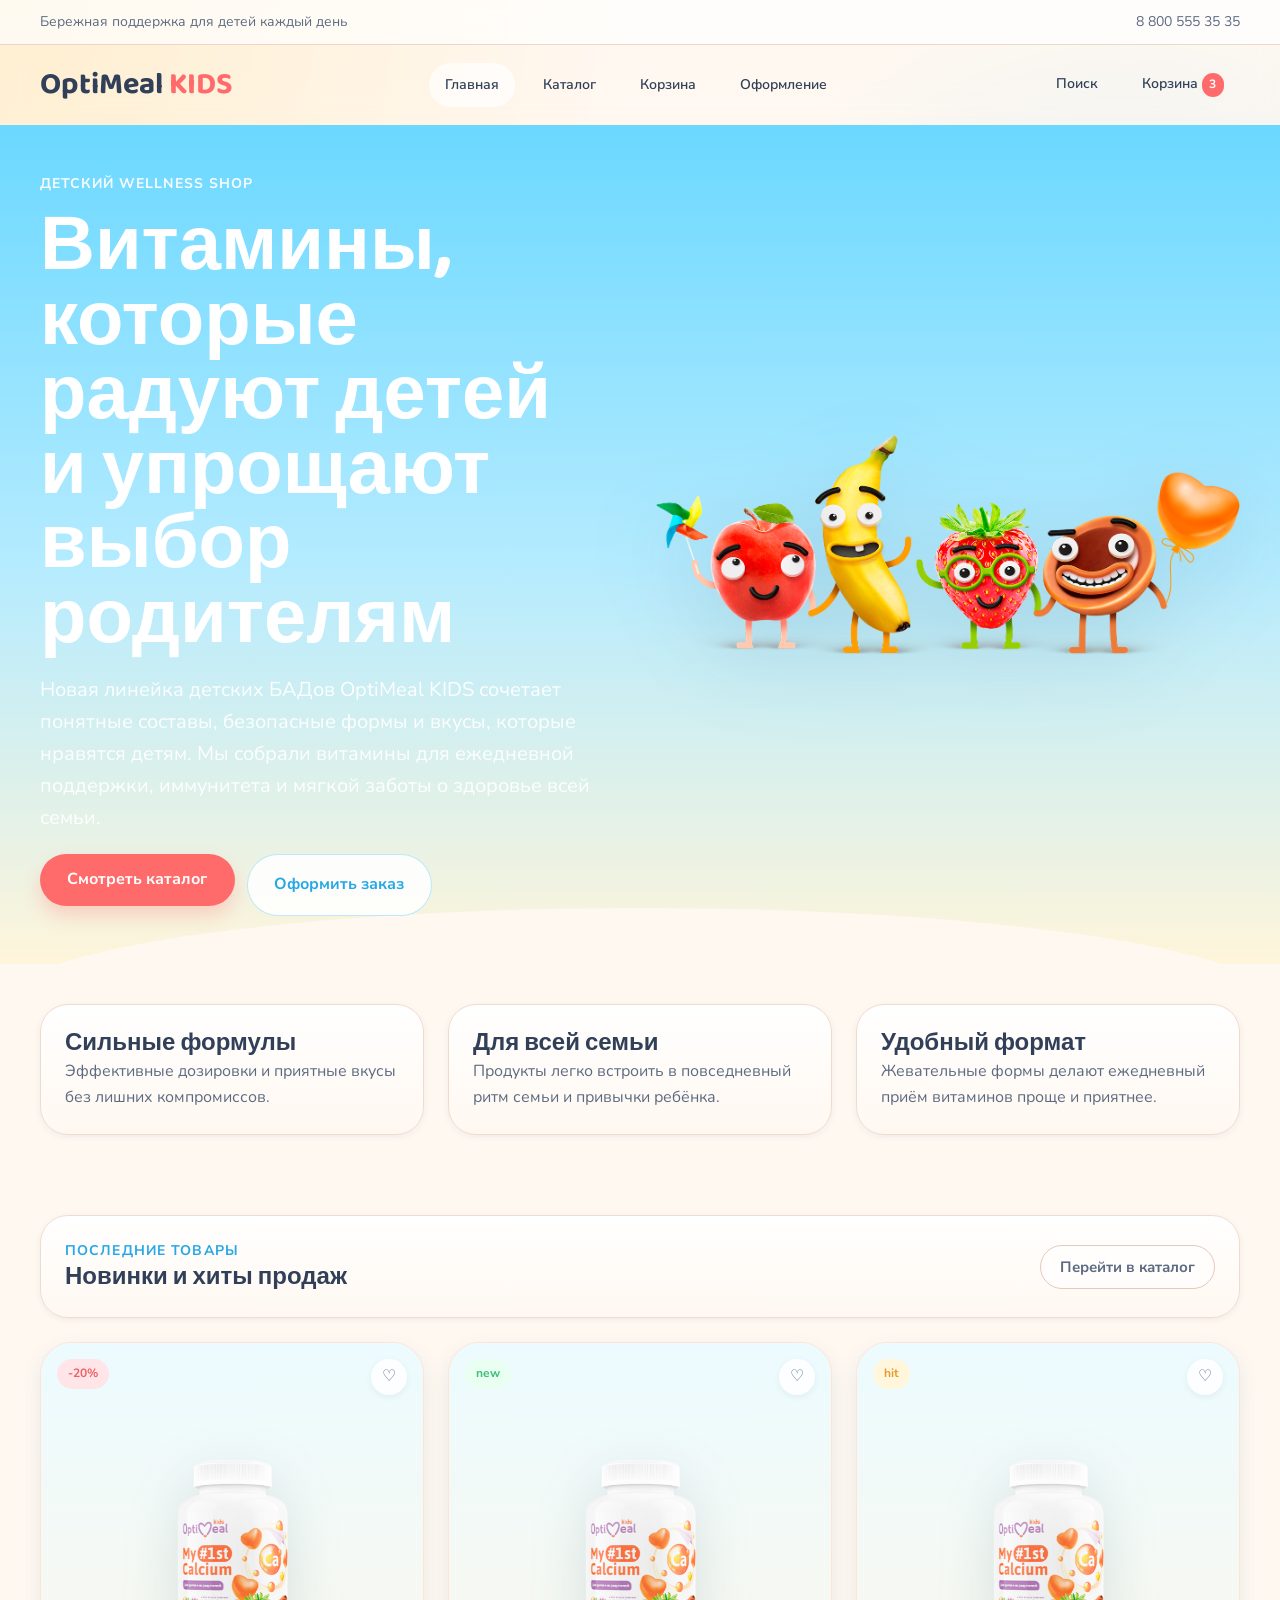
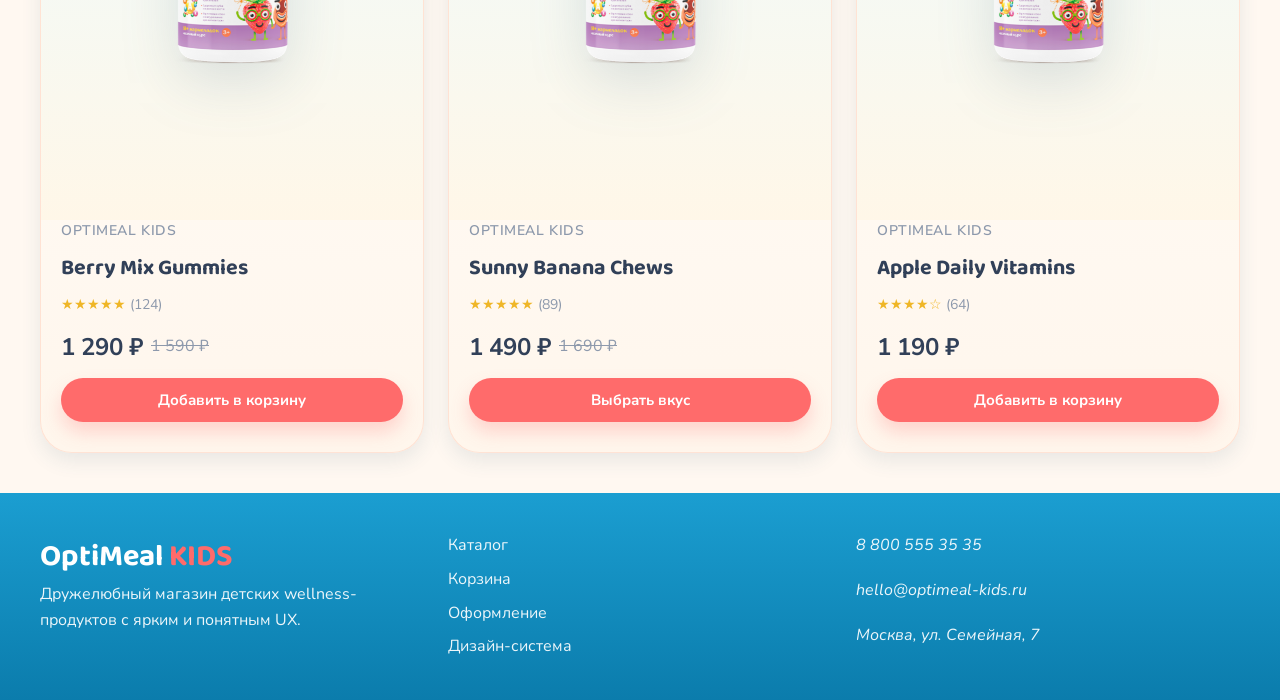
<file: index.html>
<!DOCTYPE html>
<html lang="ru">
<head>
  <meta charset="UTF-8">
  <meta name="viewport" content="width=device-width, initial-scale=1.0">
  <meta name="description" content="Главная страница интернет-магазина OptiMeal KIDS с hero-блоком, новинками каталога и быстрым переходом к покупке.">
  <title>Главная - OptiMeal KIDS</title>
  <link rel="preconnect" href="https://fonts.googleapis.com">
  <link rel="preconnect" href="https://fonts.gstatic.com" crossorigin>
  <link href="https://fonts.googleapis.com/css2?family=Baloo+2:wght@400;500;600;700&family=Nunito:wght@400;500;600;700&family=Nunito+Sans:wght@600;700&display=swap" rel="stylesheet">
  <link rel="stylesheet" href="./assets/css/main.css">
</head>
<body data-page="home">
  <a class="sr-only" href="#main-content">Перейти к содержимому</a>
  <header class="site-header">
    <div class="topbar">
      <div class="container topbar__inner">
        <p class="topbar__promo">Бережная поддержка для детей каждый день</p>
        <a class="topbar__link" href="tel:+78005553535">8 800 555 35 35</a>
      </div>
    </div>
    <div class="container site-header__inner" data-mobile-menu>
      <a class="site-header__logo" href="./index.html">OptiMeal <span>KIDS</span></a>
      <button class="site-menu-toggle" type="button" aria-expanded="false" aria-controls="site-nav" data-menu-toggle>Menu</button>
      <nav class="site-nav" id="site-nav" aria-label="Основная навигация" data-menu-nav>
        <a class="site-nav__link" href="./index.html" aria-current="page">Главная</a>
        <a class="site-nav__link" href="./catalog.html">Каталог</a>
        <a class="site-nav__link" href="./cart.html">Корзина</a>
        <a class="site-nav__link" href="./checkout.html">Оформление</a>
      </nav>
      <div class="site-header__actions">
        <a class="icon-link" href="./catalog.html">Поиск</a>
        <a class="icon-link" href="./cart.html">Корзина <span class="counter-badge" data-cart-count>2</span></a>
      </div>
    </div>
  </header>
  <main id="main-content">
    <section class="hero">
      <div class="container hero__layout">
        <div class="hero__content">
          <p class="eyebrow">Детский wellness shop</p>
          <h1>Витамины, которые радуют детей и упрощают выбор родителям</h1>
          <p class="hero__lead">Новая линейка детских БАДов OptiMeal KIDS сочетает понятные составы, безопасные формы и вкусы, которые нравятся детям. Мы собрали витамины для ежедневной поддержки, иммунитета и мягкой заботы о здоровье всей семьи.</p>
          <div class="hero__actions">
            <a class="button button--primary button--large" href="./catalog.html">Смотреть каталог</a>
            <a class="button button--secondary button--large" href="./checkout.html">Оформить заказ</a>
          </div>
        </div>
        <div class="hero__visual" aria-hidden="true">
          <img class="hero__image" src="./assets/img/personajy 1.png" alt="" width="960" height="760">
        </div>
      </div>
    </section>
    <section class="feature-strip">
      <div class="container feature-strip__grid">
        <h2 class="sr-only">Ключевые преимущества магазина</h2>
        <article class="feature-card">
          <h2>Сильные формулы</h2>
          <p>Эффективные дозировки и приятные вкусы без лишних компромиссов.</p>
        </article>
        <article class="feature-card">
          <h2>Для всей семьи</h2>
          <p>Продукты легко встроить в повседневный ритм семьи и привычки ребёнка.</p>
        </article>
        <article class="feature-card">
          <h2>Удобный формат</h2>
          <p>Жевательные формы делают ежедневный приём витаминов проще и приятнее.</p>
        </article>
      </div>
    </section>
    <section class="catalog-preview">
      <div class="container section-heading">
        <div>
          <p class="eyebrow eyebrow--blue">Последние товары</p>
          <h2>Новинки и хиты продаж</h2>
        </div>
        <a class="button button--ghost button--medium" href="./catalog.html">Перейти в каталог</a>
      </div>
      <div class="container product-grid">
        <article class="product-card" data-product-card data-product-id="berry-mix" data-product-name="Berry Mix Gummies" data-product-price="1290" data-product-old-price="1590" data-product-rating="4.8" data-product-reviews="124" data-product-category="gummies" data-product-flavor="berry" data-product-badge="sale" data-product-stock="true" data-product-image="./assets/img/calcium 1.png">
          <div class="product-card__media">
            <span class="badge badge--sale">-20%</span>
            <button class="product-card__wish" type="button" aria-label="Добавить в избранное" aria-pressed="false" data-wishlist-toggle>♡</button>
            <img class="product-card__image" src="./assets/img/calcium 1.png" alt="Упаковка Berry Mix Gummies" width="480" height="620" loading="lazy">
          </div>
          <div class="product-card__body">
            <p class="product-card__brand">OptiMeal KIDS</p>
            <h3 class="product-card__title">Berry Mix Gummies</h3>
            <p class="product-card__rating" aria-label="Рейтинг 4.8 из 5">★★★★★ <span>(124)</span></p>
            <div class="product-card__price">
              <strong class="product-card__price-current">1 290 ₽</strong>
              <span class="product-card__price-old">1 590 ₽</span>
            </div>
            <button class="button button--primary button--medium button--full" type="button" data-add-to-cart>Добавить в корзину</button>
          </div>
        </article>
        <article class="product-card product-card--featured" data-product-card data-product-id="sunny-banana" data-product-name="Sunny Banana Chews" data-product-price="1490" data-product-old-price="1690" data-product-rating="5" data-product-reviews="89" data-product-category="multivitamins" data-product-flavor="banana" data-product-badge="new" data-product-stock="true" data-product-image="./assets/img/calcium 1.png">
          <div class="product-card__media">
            <span class="badge badge--new">new</span>
            <button class="product-card__wish" type="button" aria-label="Добавить в избранное" aria-pressed="false" data-wishlist-toggle>♡</button>
            <img class="product-card__image" src="./assets/img/calcium 1.png" alt="Упаковка Sunny Banana Chews" width="480" height="620" loading="lazy">
          </div>
          <div class="product-card__body">
            <p class="product-card__brand">OptiMeal KIDS</p>
            <h3 class="product-card__title">Sunny Banana Chews</h3>
            <p class="product-card__rating" aria-label="Рейтинг 5 из 5">★★★★★ <span>(89)</span></p>
            <div class="product-card__price">
              <strong class="product-card__price-current">1 490 ₽</strong>
              <span class="product-card__price-old">1 690 ₽</span>
            </div>
            <button class="button button--primary button--medium button--full" type="button" data-add-to-cart>Выбрать вкус</button>
          </div>
        </article>
        <article class="product-card" data-product-card data-product-id="apple-daily" data-product-name="Apple Daily Vitamins" data-product-price="1190" data-product-rating="4.7" data-product-reviews="64" data-product-category="probiotics" data-product-flavor="apple" data-product-badge="hit" data-product-stock="true" data-product-image="./assets/img/calcium 1.png">
          <div class="product-card__media">
            <span class="badge badge--hit">hit</span>
            <button class="product-card__wish" type="button" aria-label="Добавить в избранное" aria-pressed="false" data-wishlist-toggle>♡</button>
            <img class="product-card__image" src="./assets/img/calcium 1.png" alt="Упаковка Apple Daily Vitamins" width="480" height="620" loading="lazy">
          </div>
          <div class="product-card__body">
            <p class="product-card__brand">OptiMeal KIDS</p>
            <h3 class="product-card__title">Apple Daily Vitamins</h3>
            <p class="product-card__rating" aria-label="Рейтинг 4.7 из 5">★★★★☆ <span>(64)</span></p>
            <div class="product-card__price">
              <strong class="product-card__price-current">1 190 ₽</strong>
            </div>
            <button class="button button--primary button--medium button--full" type="button" data-add-to-cart>Добавить в корзину</button>
          </div>
        </article>
      </div>
    </section>
  </main>
  <footer class="site-footer">
    <div class="container site-footer__grid">
      <div>
        <a class="site-header__logo site-header__logo--footer" href="./index.html">OptiMeal <span>KIDS</span></a>
        <p class="site-footer__text">Дружелюбный магазин детских wellness-продуктов с ярким и понятным UX.</p>
      </div>
      <nav class="footer-nav" aria-label="Навигация в подвале">
        <a href="./catalog.html">Каталог</a>
        <a href="./cart.html">Корзина</a>
        <a href="./checkout.html">Оформление</a>
        <a href="./docs/design-system/public/design-system.html">Дизайн-система</a>
      </nav>
      <address class="site-footer__contacts">
        <a href="tel:+78005553535">8 800 555 35 35</a>
        <a href="mailto:hello@optimeal-kids.ru">hello@optimeal-kids.ru</a>
        <p>Москва, ул. Семейная, 7</p>
      </address>
    </div>
  </footer>
  <script type="module" src="./assets/js/main.js"></script>
</body>
</html>
</file>
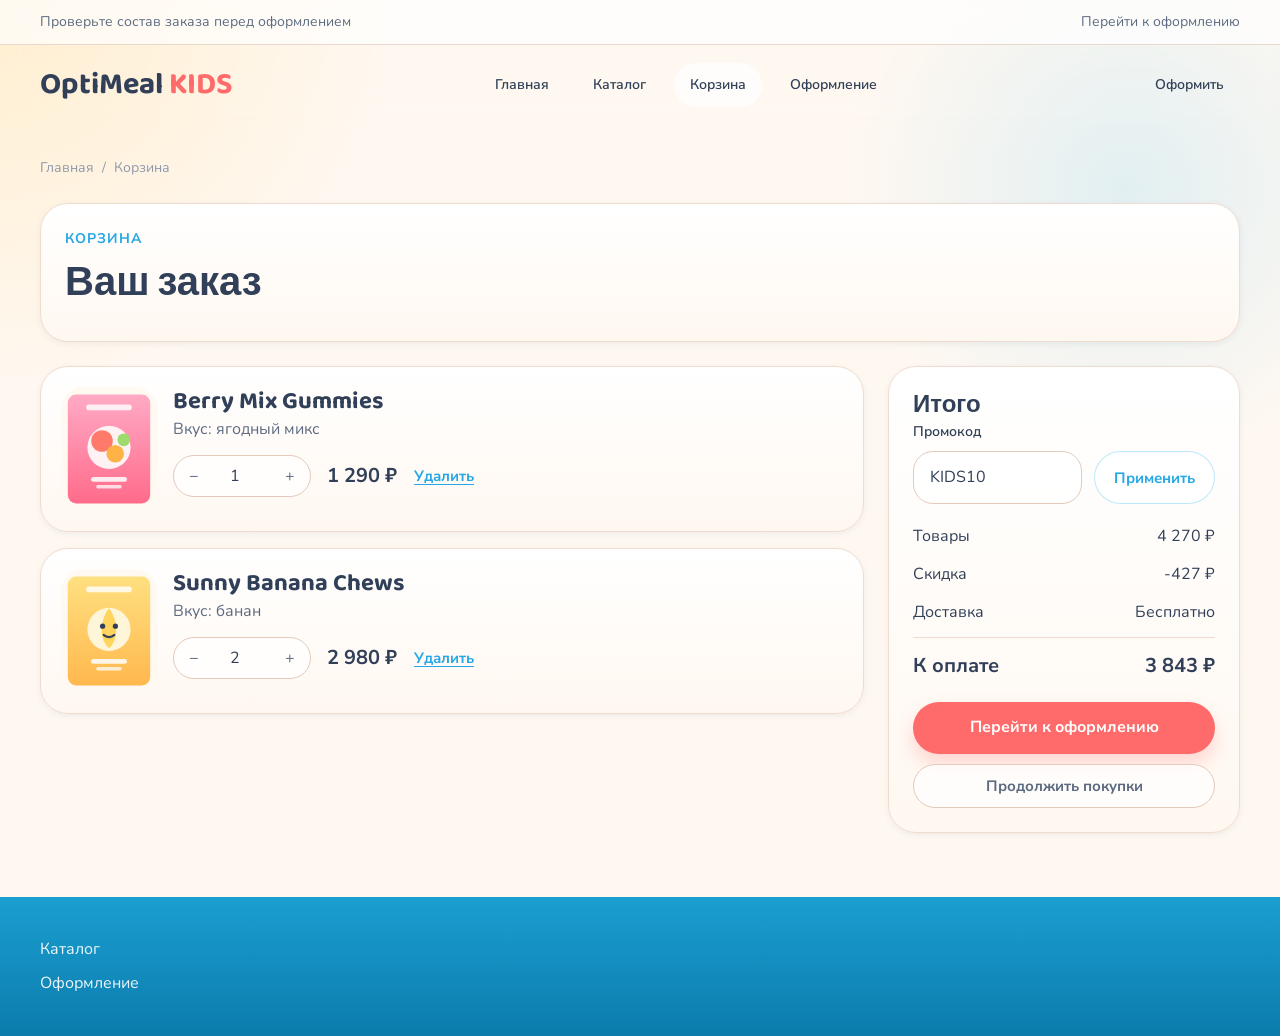
<file: cart.html>
<!doctype html>
<html lang="ru">
  <head>
    <meta charset="UTF-8" />
    <meta name="viewport" content="width=device-width, initial-scale=1.0" />
    <meta
      name="description"
      content="Корзина OptiMeal KIDS с обновлением количества товаров, промокодом и итогами заказа."
    />
    <title>Корзина - OptiMeal KIDS</title>
    <link rel="preconnect" href="https://fonts.googleapis.com" />
    <link rel="preconnect" href="https://fonts.gstatic.com" crossorigin />
    <link
      href="https://fonts.googleapis.com/css2?family=Baloo+2:wght@400;500;600;700&family=Nunito:wght@400;500;600;700&family=Nunito+Sans:wght@600;700&display=swap"
      rel="stylesheet"
    />
    <link rel="stylesheet" href="./assets/css/main.css" />
  </head>
  <body data-page="cart">
    <a class="sr-only" href="#main-content">Перейти к содержимому</a>
    <header class="site-header">
      <div class="topbar">
        <div class="container topbar__inner">
          <p class="topbar__promo">Проверьте состав заказа перед оформлением</p>
          <a class="topbar__link" href="./checkout.html"
            >Перейти к оформлению</a
          >
        </div>
      </div>
      <div class="container site-header__inner" data-mobile-menu>
        <a class="site-header__logo" href="./index.html"
          >OptiMeal <span>KIDS</span></a
        >
        <button
          class="site-menu-toggle"
          type="button"
          aria-expanded="false"
          aria-controls="site-nav"
          data-menu-toggle
        >
          Menu
        </button>
        <nav
          class="site-nav"
          id="site-nav"
          aria-label="Основная навигация"
          data-menu-nav
        >
          <a class="site-nav__link" href="./index.html">Главная</a>
          <a class="site-nav__link" href="./catalog.html">Каталог</a>
          <a class="site-nav__link" href="./cart.html" aria-current="page"
            >Корзина</a
          >
          <a class="site-nav__link" href="./checkout.html">Оформление</a>
        </nav>
        <div class="site-header__actions">
          <a class="icon-link" href="./checkout.html">Оформить</a>
        </div>
      </div>
    </header>
    <main id="main-content" class="page page--cart">
      <div class="container">
        <nav class="breadcrumbs" aria-label="Хлебные крошки">
          <a href="./index.html">Главная</a>
          <span aria-hidden="true">/</span>
          <span aria-current="page">Корзина</span>
        </nav>
        <section class="page-header">
          <div>
            <p class="eyebrow eyebrow--blue">Корзина</p>
            <h1>Ваш заказ</h1>
          </div>
        </section>
        <div class="cart-layout">
          <section
            class="cart-items"
            aria-label="Товары в корзине"
            data-cart-items
          >
            <h2 class="sr-only">Список товаров в корзине</h2>
            <article
              class="cart-item"
              data-cart-item
              data-product-id="berry-mix"
            >
              <img
                class="cart-item__image"
                src="./assets/img/product-berry.svg"
                alt="Упаковка Berry Mix Gummies"
                width="480"
                height="620"
                loading="lazy"
              />
              <div class="cart-item__content">
                <h2 class="cart-item__title">Berry Mix Gummies</h2>
                <p class="cart-item__meta">Вкус: ягодный микс</p>
                <div class="cart-item__controls">
                  <div class="quantity" data-quantity>
                    <button
                      class="quantity__button"
                      type="button"
                      data-quantity-action="decrement"
                      aria-label="Уменьшить количество"
                    >
                      −
                    </button>
                    <input
                      class="quantity__input"
                      type="number"
                      name="berry-qty"
                      min="1"
                      value="1"
                      data-quantity-input
                    />
                    <button
                      class="quantity__button"
                      type="button"
                      data-quantity-action="increment"
                      aria-label="Увеличить количество"
                    >
                      +
                    </button>
                  </div>
                  <p class="cart-item__price" data-cart-item-price>1 290 ₽</p>
                  <button
                    class="button button--link button--medium"
                    type="button"
                    data-remove-cart-item
                  >
                    Удалить
                  </button>
                </div>
              </div>
            </article>
            <article
              class="cart-item"
              data-cart-item
              data-product-id="sunny-banana"
            >
              <img
                class="cart-item__image"
                src="./assets/img/product-banana.svg"
                alt="Упаковка Sunny Banana Chews"
                width="480"
                height="620"
                loading="lazy"
              />
              <div class="cart-item__content">
                <h2 class="cart-item__title">Sunny Banana Chews</h2>
                <p class="cart-item__meta">Вкус: банан</p>
                <div class="cart-item__controls">
                  <div class="quantity" data-quantity>
                    <button
                      class="quantity__button"
                      type="button"
                      data-quantity-action="decrement"
                      aria-label="Уменьшить количество"
                    >
                      −
                    </button>
                    <input
                      class="quantity__input"
                      type="number"
                      name="banana-qty"
                      min="1"
                      value="2"
                      data-quantity-input
                    />
                    <button
                      class="quantity__button"
                      type="button"
                      data-quantity-action="increment"
                      aria-label="Увеличить количество"
                    >
                      +
                    </button>
                  </div>
                  <p class="cart-item__price" data-cart-item-price>2 980 ₽</p>
                  <button
                    class="button button--link button--medium"
                    type="button"
                    data-remove-cart-item
                  >
                    Удалить
                  </button>
                </div>
              </div>
            </article>
          </section>
          <aside class="cart-summary" data-cart-summary>
            <h2>Итого</h2>
            <form class="form" action="#" method="post" novalidate>
              <div class="form__field">
                <label class="form__label" for="promo-code">Промокод</label>
                <div class="promo-field">
                  <input
                    class="form__control"
                    type="text"
                    id="promo-code"
                    name="promo-code"
                    autocomplete="off"
                    placeholder="KIDS10"
                    data-promo-input
                  />
                  <button
                    class="button button--secondary button--medium"
                    type="button"
                    data-apply-promo
                  >
                    Применить
                  </button>
                </div>
              </div>
            </form>
            <dl class="summary-list" data-summary-list>
              <div class="summary-list__row">
                <dt>Товары</dt>
                <dd data-summary-subtotal>4 270 ₽</dd>
              </div>
              <div class="summary-list__row">
                <dt>Скидка</dt>
                <dd data-summary-discount>-290 ₽</dd>
              </div>
              <div class="summary-list__row">
                <dt>Доставка</dt>
                <dd data-summary-delivery>Бесплатно</dd>
              </div>
              <div class="summary-list__row summary-list__row--total">
                <dt>К оплате</dt>
                <dd data-summary-total>3 980 ₽</dd>
              </div>
            </dl>
            <p class="cart-summary__note" data-cart-empty-message hidden>
              Корзина пока пуста. Добавьте товары из каталога.
            </p>
            <a
              class="button button--primary button--large button--full"
              href="./checkout.html"
              >Перейти к оформлению</a
            >
            <a
              class="button button--ghost button--medium button--full"
              href="./catalog.html"
              >Продолжить покупки</a
            >
          </aside>
        </div>
      </div>
    </main>
    <footer class="site-footer">
      <div class="container site-footer__grid">
        <nav class="footer-nav" aria-label="Навигация в подвале">
          <a href="./catalog.html">Каталог</a>
          <a href="./checkout.html">Оформление</a>
        </nav>
      </div>
    </footer>
    <script type="module" src="./assets/js/main.js"></script>
  </body>
</html>
</file>
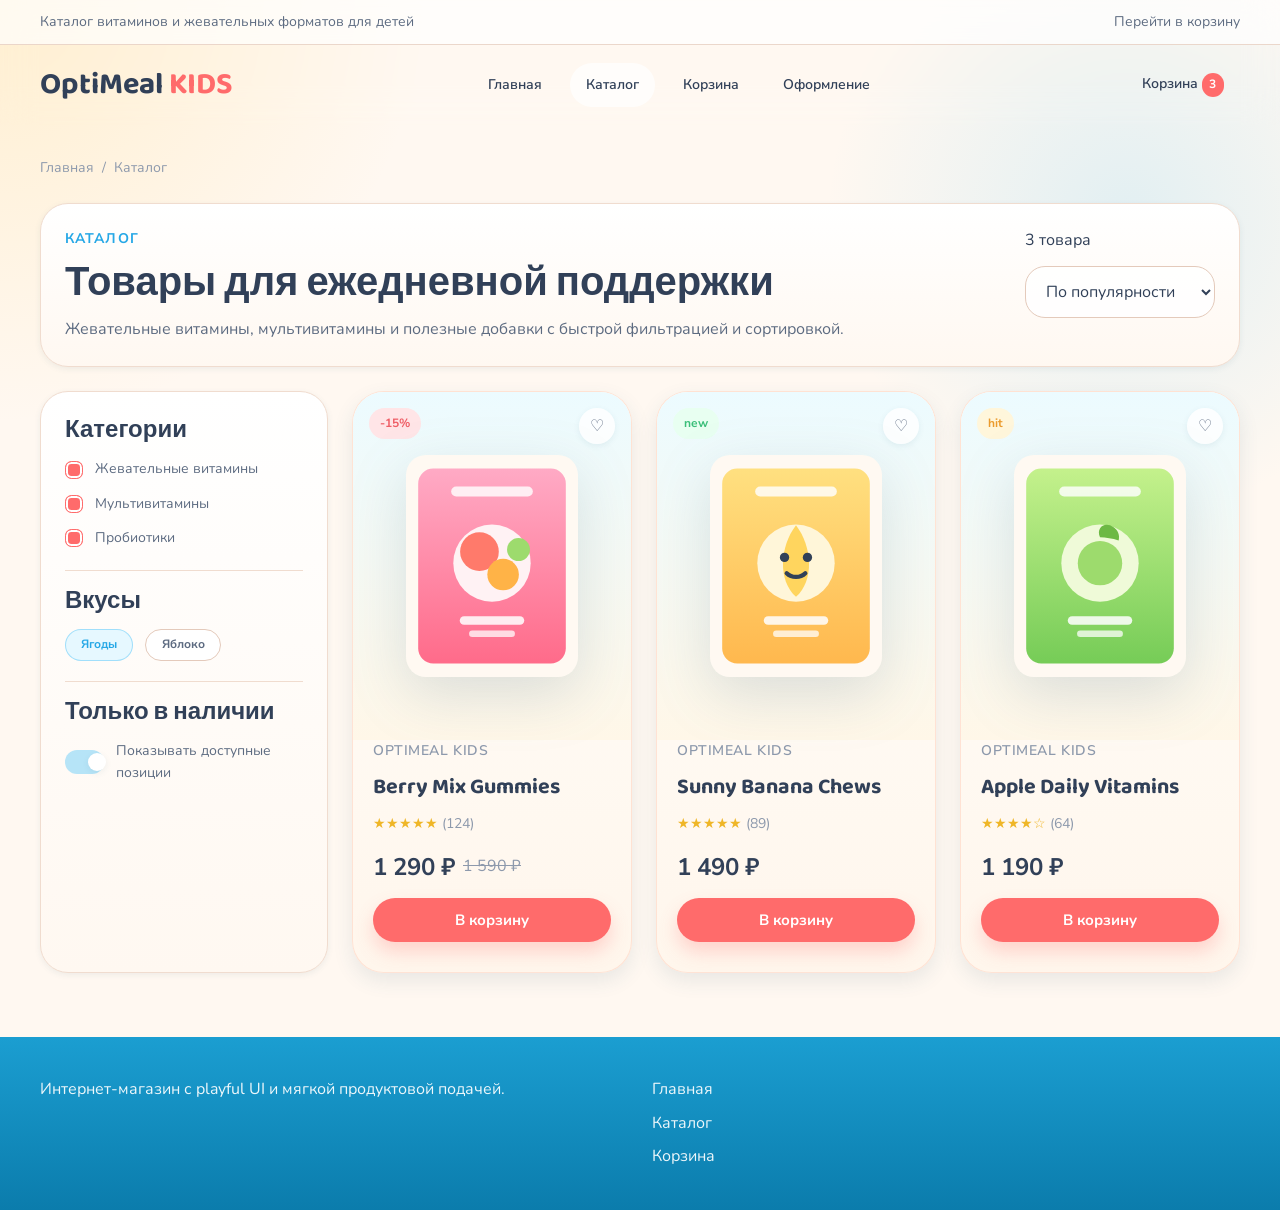
<file: catalog.html>
<!DOCTYPE html>
<html lang="ru">
<head>
  <meta charset="UTF-8">
  <meta name="viewport" content="width=device-width, initial-scale=1.0">
  <meta name="description" content="Каталог товаров OptiMeal KIDS с фильтрами, сортировкой и интерактивными карточками товаров.">
  <title>Каталог - OptiMeal KIDS</title>
  <link rel="preconnect" href="https://fonts.googleapis.com">
  <link rel="preconnect" href="https://fonts.gstatic.com" crossorigin>
  <link href="https://fonts.googleapis.com/css2?family=Baloo+2:wght@400;500;600;700&family=Nunito:wght@400;500;600;700&family=Nunito+Sans:wght@600;700&display=swap" rel="stylesheet">
  <link rel="stylesheet" href="./assets/css/main.css">
</head>
<body data-page="catalog">
  <a class="sr-only" href="#main-content">Перейти к содержимому</a>
  <header class="site-header">
    <div class="topbar">
      <div class="container topbar__inner">
        <p class="topbar__promo">Каталог витаминов и жевательных форматов для детей</p>
        <a class="topbar__link" href="./cart.html">Перейти в корзину</a>
      </div>
    </div>
    <div class="container site-header__inner" data-mobile-menu>
      <a class="site-header__logo" href="./index.html">OptiMeal <span>KIDS</span></a>
      <button class="site-menu-toggle" type="button" aria-expanded="false" aria-controls="site-nav" data-menu-toggle>Menu</button>
      <nav class="site-nav" id="site-nav" aria-label="Основная навигация" data-menu-nav>
        <a class="site-nav__link" href="./index.html">Главная</a>
        <a class="site-nav__link" href="./catalog.html" aria-current="page">Каталог</a>
        <a class="site-nav__link" href="./cart.html">Корзина</a>
        <a class="site-nav__link" href="./checkout.html">Оформление</a>
      </nav>
      <div class="site-header__actions">
        <a class="icon-link" href="./cart.html">Корзина <span class="counter-badge" data-cart-count>2</span></a>
      </div>
    </div>
  </header>
  <main id="main-content" class="page page--catalog">
    <div class="container">
      <nav class="breadcrumbs" aria-label="Хлебные крошки">
        <a href="./index.html">Главная</a>
        <span aria-hidden="true">/</span>
        <span aria-current="page">Каталог</span>
      </nav>
      <section class="page-header">
        <div>
          <p class="eyebrow eyebrow--blue">Каталог</p>
          <h1>Товары для ежедневной поддержки</h1>
          <p class="page-header__lead">Жевательные витамины, мультивитамины и полезные добавки с быстрой фильтрацией и сортировкой.</p>
        </div>
        <div class="page-header__meta">
          <p data-catalog-count aria-live="polite">4 товара</p>
          <label class="sort-select" for="catalog-sort">
            <span class="sr-only">Сортировка каталога</span>
            <select class="form__control" id="catalog-sort" name="catalog-sort" data-catalog-sort>
              <option value="popular">По популярности</option>
              <option value="price-asc">Сначала дешевле</option>
              <option value="price-desc">Сначала дороже</option>
              <option value="rating">По рейтингу</option>
              <option value="new">Новинки</option>
            </select>
          </label>
        </div>
      </section>
      <div class="catalog-layout">
        <aside class="catalog-sidebar">
          <form class="filter-panel" action="#" method="get" novalidate data-catalog-filters>
            <section class="filter-group">
              <h2>Категории</h2>
              <label class="choice"><input class="choice__input" type="checkbox" checked data-filter-category="gummies"><span class="choice__control"></span><span class="choice__label">Жевательные витамины</span></label>
              <label class="choice"><input class="choice__input" type="checkbox" checked data-filter-category="multivitamins"><span class="choice__control"></span><span class="choice__label">Мультивитамины</span></label>
              <label class="choice"><input class="choice__input" type="checkbox" checked data-filter-category="probiotics"><span class="choice__control"></span><span class="choice__label">Пробиотики</span></label>
            </section>
            <section class="filter-group">
              <h2>Вкусы</h2>
              <div class="badge-row">
                <button class="chip chip--selected" type="button" data-flavor-chip data-filter-flavor="berry" aria-pressed="false">Ягоды</button>
                <button class="chip chip--removable" type="button" data-flavor-chip data-filter-flavor="apple" aria-pressed="false">Яблоко</button>
              </div>
            </section>
            <section class="filter-group">
              <h2>Только в наличии</h2>
              <label class="toggle">
                <input class="toggle__input" type="checkbox" checked data-filter-stock>
                <span class="toggle__track"></span>
                <span class="toggle__label">Показывать доступные позиции</span>
              </label>
            </section>
          </form>
        </aside>
        <section class="catalog-content" aria-label="Список товаров">
          <h2 class="sr-only">Товары каталога</h2>
          <div class="product-grid" data-catalog-grid>
            <article class="product-card" data-product-card data-product-id="sunny-banana" data-product-name="Sunny Banana Chews" data-product-price="1490" data-product-rating="5" data-product-reviews="89" data-product-category="multivitamins" data-product-flavor="banana" data-product-badge="new" data-product-stock="true" data-product-image="./assets/img/product-banana.svg">
              <div class="product-card__media">
                <span class="badge badge--new">new</span>
                <button class="product-card__wish" type="button" aria-label="Добавить в избранное" aria-pressed="false" data-wishlist-toggle>♡</button>
                <img class="product-card__image" src="./assets/img/product-banana.svg" alt="Упаковка Sunny Banana Chews" width="480" height="620" loading="lazy">
              </div>
              <div class="product-card__body">
                <p class="product-card__brand">OptiMeal KIDS</p>
                <h2 class="product-card__title">Sunny Banana Chews</h2>
                <p class="product-card__rating">★★★★★ <span>(89)</span></p>
                <div class="product-card__price"><strong class="product-card__price-current">1 490 ₽</strong></div>
                <button class="button button--primary button--medium button--full" type="button" data-add-to-cart>В корзину</button>
              </div>
            </article>
            <article class="product-card" data-product-card data-product-id="berry-mix" data-product-name="Berry Mix Gummies" data-product-price="1290" data-product-old-price="1590" data-product-rating="4.8" data-product-reviews="124" data-product-category="gummies" data-product-flavor="berry" data-product-badge="sale" data-product-stock="true" data-product-image="./assets/img/product-berry.svg">
              <div class="product-card__media">
                <span class="badge badge--sale">-15%</span>
                <button class="product-card__wish" type="button" aria-label="Добавить в избранное" aria-pressed="false" data-wishlist-toggle>♡</button>
                <img class="product-card__image" src="./assets/img/product-berry.svg" alt="Упаковка Berry Mix Gummies" width="480" height="620" loading="lazy">
              </div>
              <div class="product-card__body">
                <p class="product-card__brand">OptiMeal KIDS</p>
                <h2 class="product-card__title">Berry Mix Gummies</h2>
                <p class="product-card__rating">★★★★★ <span>(124)</span></p>
                <div class="product-card__price"><strong class="product-card__price-current">1 290 ₽</strong><span class="product-card__price-old">1 590 ₽</span></div>
                <button class="button button--primary button--medium button--full" type="button" data-add-to-cart>В корзину</button>
              </div>
            </article>
            <article class="product-card" data-product-card data-product-id="apple-daily" data-product-name="Apple Daily Vitamins" data-product-price="1190" data-product-rating="4.7" data-product-reviews="64" data-product-category="probiotics" data-product-flavor="apple" data-product-badge="hit" data-product-stock="true" data-product-image="./assets/img/product-apple.svg">
              <div class="product-card__media">
                <span class="badge badge--hit">hit</span>
                <button class="product-card__wish" type="button" aria-label="Добавить в избранное" aria-pressed="false" data-wishlist-toggle>♡</button>
                <img class="product-card__image" src="./assets/img/product-apple.svg" alt="Упаковка Apple Daily Vitamins" width="480" height="620" loading="lazy">
              </div>
              <div class="product-card__body">
                <p class="product-card__brand">OptiMeal KIDS</p>
                <h2 class="product-card__title">Apple Daily Vitamins</h2>
                <p class="product-card__rating">★★★★☆ <span>(64)</span></p>
                <div class="product-card__price"><strong class="product-card__price-current">1 190 ₽</strong></div>
                <button class="button button--primary button--medium button--full" type="button" data-add-to-cart>В корзину</button>
              </div>
            </article>
            <article class="product-card product-card--out-of-stock" data-product-card data-product-id="immunity-strawberry" data-product-name="Immunity Strawberry" data-product-price="1350" data-product-rating="4.5" data-product-reviews="41" data-product-category="gummies" data-product-flavor="berry" data-product-badge="neutral" data-product-stock="false" data-product-image="./assets/img/product-berry.svg">
              <div class="product-card__media">
                <span class="badge badge--neutral">нет в наличии</span>
                <button class="product-card__wish" type="button" aria-label="Добавить в избранное" aria-pressed="false" data-wishlist-toggle>♡</button>
                <img class="product-card__image" src="./assets/img/product-berry.svg" alt="Упаковка Immunity Strawberry" width="480" height="620" loading="lazy">
              </div>
              <div class="product-card__body">
                <p class="product-card__brand">OptiMeal KIDS</p>
                <h2 class="product-card__title">Immunity Strawberry</h2>
                <p class="product-card__rating">★★★★☆ <span>(41)</span></p>
                <div class="product-card__price"><strong class="product-card__price-current">1 350 ₽</strong></div>
                <button class="button button--ghost button--medium button--full" type="button" disabled>Нет в наличии</button>
              </div>
            </article>
          </div>
        </section>
      </div>
    </div>
  </main>
  <footer class="site-footer">
    <div class="container site-footer__grid">
      <p class="site-footer__text">Интернет-магазин с playful UI и мягкой продуктовой подачей.</p>
      <nav class="footer-nav" aria-label="Навигация в подвале">
        <a href="./index.html">Главная</a>
        <a href="./catalog.html">Каталог</a>
        <a href="./cart.html">Корзина</a>
      </nav>
    </div>
  </footer>
  <script type="module" src="./assets/js/main.js"></script>
</body>
</html>
</file>
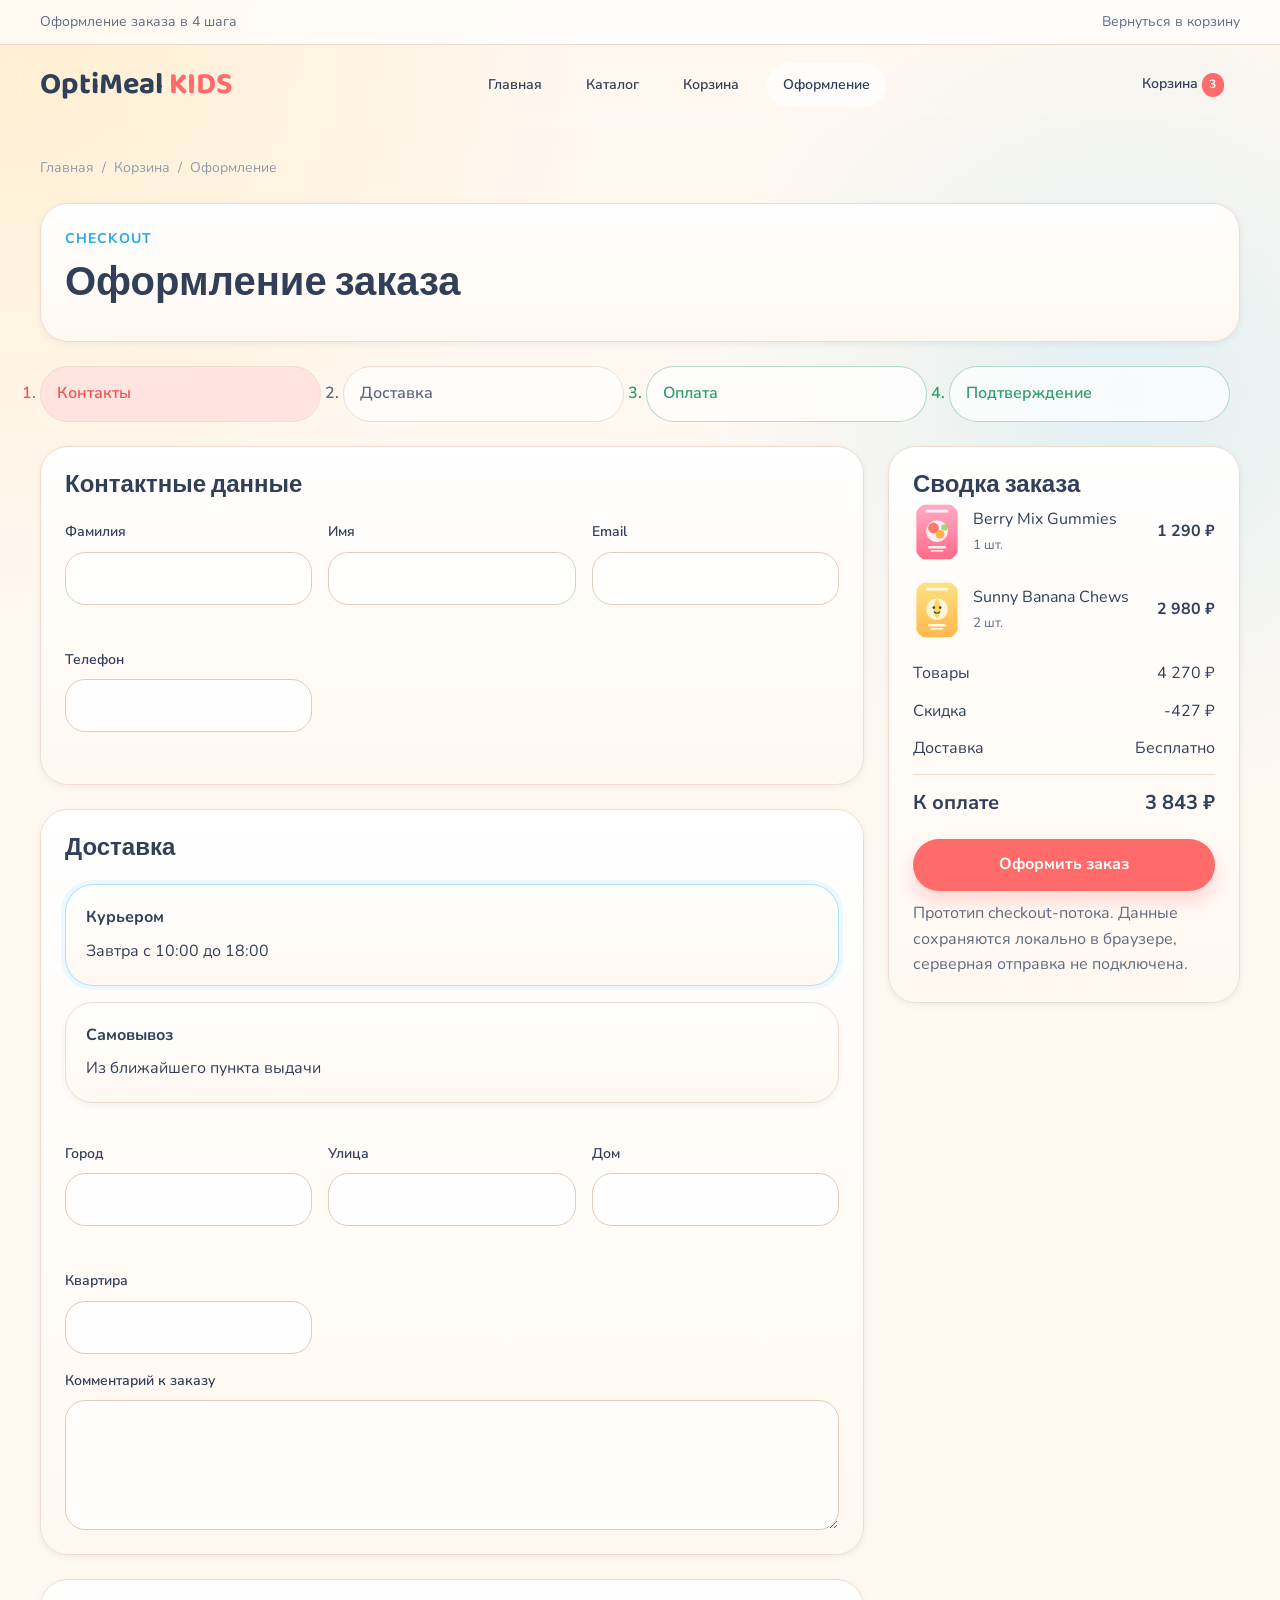
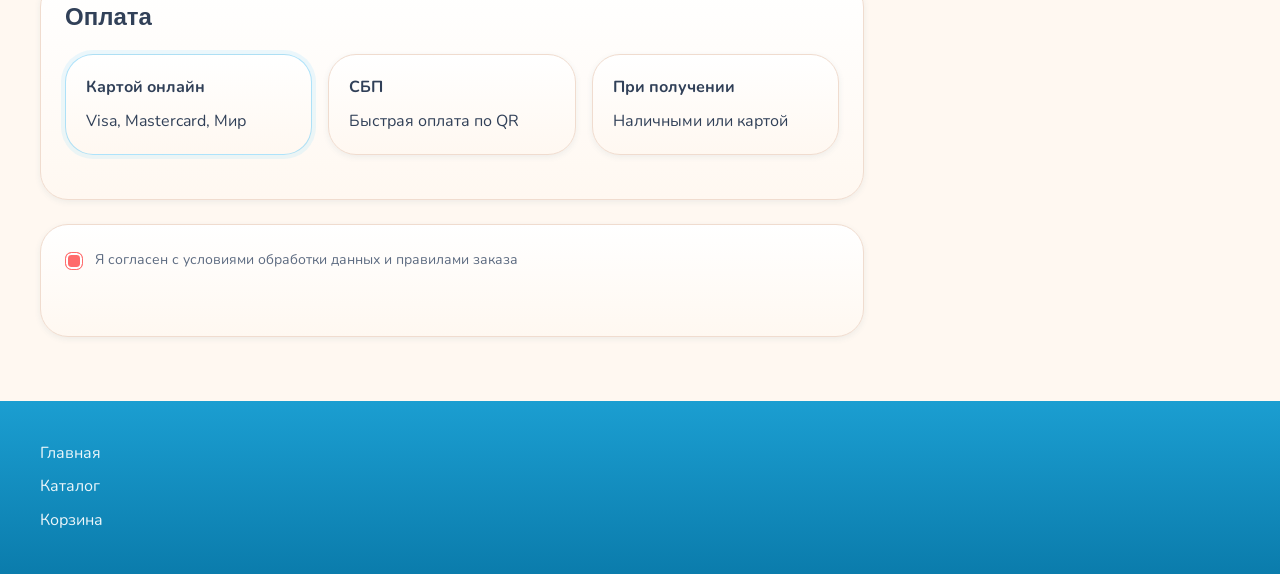
<file: checkout.html>
<!DOCTYPE html>
<html lang="ru">
<head>
  <meta charset="UTF-8">
  <meta name="viewport" content="width=device-width, initial-scale=1.0">
  <meta name="description" content="Оформление заказа OptiMeal KIDS с пошаговой формой, проверкой полей и итогами заказа.">
  <title>Оформление заказа - OptiMeal KIDS</title>
  <link rel="preconnect" href="https://fonts.googleapis.com">
  <link rel="preconnect" href="https://fonts.gstatic.com" crossorigin>
  <link href="https://fonts.googleapis.com/css2?family=Baloo+2:wght@400;500;600;700&family=Nunito:wght@400;500;600;700&family=Nunito+Sans:wght@600;700&display=swap" rel="stylesheet">
  <link rel="stylesheet" href="./assets/css/main.css">
</head>
<body data-page="checkout">
  <a class="sr-only" href="#main-content">Перейти к содержимому</a>
  <header class="site-header">
    <div class="topbar">
      <div class="container topbar__inner">
        <p class="topbar__promo">Оформление заказа в 4 шага</p>
        <a class="topbar__link" href="./cart.html">Вернуться в корзину</a>
      </div>
    </div>
    <div class="container site-header__inner" data-mobile-menu>
      <a class="site-header__logo" href="./index.html">OptiMeal <span>KIDS</span></a>
      <button class="site-menu-toggle" type="button" aria-expanded="false" aria-controls="site-nav" data-menu-toggle>Menu</button>
      <nav class="site-nav" id="site-nav" aria-label="Основная навигация" data-menu-nav>
        <a class="site-nav__link" href="./index.html">Главная</a>
        <a class="site-nav__link" href="./catalog.html">Каталог</a>
        <a class="site-nav__link" href="./cart.html">Корзина</a>
        <a class="site-nav__link" href="./checkout.html" aria-current="page">Оформление</a>
      </nav>
      <div class="site-header__actions">
        <a class="icon-link" href="./cart.html">Корзина <span class="counter-badge" data-cart-count>2</span></a>
      </div>
    </div>
  </header>
  <main id="main-content" class="page page--checkout">
    <div class="container">
      <nav class="breadcrumbs" aria-label="Хлебные крошки">
        <a href="./index.html">Главная</a>
        <span aria-hidden="true">/</span>
        <a href="./cart.html">Корзина</a>
        <span aria-hidden="true">/</span>
        <span aria-current="page">Оформление</span>
      </nav>
      <section class="page-header">
        <div>
          <p class="eyebrow eyebrow--blue">Checkout</p>
          <h1>Оформление заказа</h1>
        </div>
      </section>
      <ol class="checkout-steps" aria-label="Шаги оформления заказа" data-checkout-steps>
        <li class="checkout-steps__item checkout-steps__item--active" data-checkout-step="contacts">Контакты</li>
        <li class="checkout-steps__item" data-checkout-step="delivery">Доставка</li>
        <li class="checkout-steps__item" data-checkout-step="payment">Оплата</li>
        <li class="checkout-steps__item" data-checkout-step="confirm">Подтверждение</li>
      </ol>
      <div class="checkout-layout">
        <form class="checkout-form" id="checkout-form" action="#" method="post" novalidate data-checkout-form>
          <section class="checkout-section" data-checkout-section="contacts">
            <h2>Контактные данные</h2>
            <div class="checkout-grid">
              <div class="form__field">
                <label class="form__label" for="last-name">Фамилия</label>
                <input class="form__control" type="text" id="last-name" name="last-name" autocomplete="family-name" required data-checkout-field="contacts">
                <span class="form__hint" data-field-error="last-name" aria-live="polite"></span>
              </div>
              <div class="form__field">
                <label class="form__label" for="first-name">Имя</label>
                <input class="form__control" type="text" id="first-name" name="first-name" autocomplete="given-name" required data-checkout-field="contacts">
                <span class="form__hint" data-field-error="first-name" aria-live="polite"></span>
              </div>
              <div class="form__field">
                <label class="form__label" for="email">Email</label>
                <input class="form__control" type="email" id="email" name="email" autocomplete="email" required data-checkout-field="contacts">
                <span class="form__hint" data-field-error="email" aria-live="polite"></span>
              </div>
              <div class="form__field">
                <label class="form__label" for="phone">Телефон</label>
                <input class="form__control" type="tel" id="phone" name="phone" autocomplete="tel" required data-checkout-field="contacts">
                <span class="form__hint" data-field-error="phone" aria-live="polite"></span>
              </div>
            </div>
          </section>
          <section class="checkout-section" data-checkout-section="delivery">
            <h2>Доставка</h2>
            <div class="radio-cards">
              <label class="radio-card"><input type="radio" name="delivery-method" value="courier" checked data-checkout-field="delivery"><span class="radio-card__content"><strong>Курьером</strong><span>Завтра с 10:00 до 18:00</span></span></label>
              <label class="radio-card"><input type="radio" name="delivery-method" value="pickup" data-checkout-field="delivery"><span class="radio-card__content"><strong>Самовывоз</strong><span>Из ближайшего пункта выдачи</span></span></label>
            </div>
            <div class="checkout-grid">
              <div class="form__field">
                <label class="form__label" for="city">Город</label>
                <input class="form__control" type="text" id="city" name="city" autocomplete="address-level2" required data-checkout-field="delivery">
                <span class="form__hint" data-field-error="city" aria-live="polite"></span>
              </div>
              <div class="form__field">
                <label class="form__label" for="street">Улица</label>
                <input class="form__control" type="text" id="street" name="street" autocomplete="street-address" required data-checkout-field="delivery">
                <span class="form__hint" data-field-error="street" aria-live="polite"></span>
              </div>
              <div class="form__field">
                <label class="form__label" for="house">Дом</label>
                <input class="form__control" type="text" id="house" name="house" autocomplete="address-line1" required data-checkout-field="delivery">
                <span class="form__hint" data-field-error="house" aria-live="polite"></span>
              </div>
              <div class="form__field">
                <label class="form__label" for="apartment">Квартира</label>
                <input class="form__control" type="text" id="apartment" name="apartment" autocomplete="address-line2" data-checkout-field="delivery">
              </div>
              <div class="form__field checkout-grid__full">
                <label class="form__label" for="comment">Комментарий к заказу</label>
                <textarea class="form__control form__control--textarea" id="comment" name="comment" rows="4" data-checkout-field="delivery"></textarea>
              </div>
            </div>
          </section>
          <section class="checkout-section" data-checkout-section="payment">
            <h2>Оплата</h2>
            <div class="radio-cards radio-cards--three">
              <label class="radio-card"><input type="radio" name="payment-method" value="card" checked data-checkout-field="payment"><span class="radio-card__content"><strong>Картой онлайн</strong><span>Visa, Mastercard, Мир</span></span></label>
              <label class="radio-card"><input type="radio" name="payment-method" value="sbp" data-checkout-field="payment"><span class="radio-card__content"><strong>СБП</strong><span>Быстрая оплата по QR</span></span></label>
              <label class="radio-card"><input type="radio" name="payment-method" value="cash" data-checkout-field="payment"><span class="radio-card__content"><strong>При получении</strong><span>Наличными или картой</span></span></label>
            </div>
          </section>
          <section class="checkout-section" data-checkout-section="confirm">
            <label class="choice">
              <input class="choice__input" type="checkbox" checked required name="privacy" data-checkout-field="confirm">
              <span class="choice__control"></span>
              <span class="choice__label">Я согласен с условиями обработки данных и правилами заказа</span>
            </label>
            <span class="form__hint" data-field-error="privacy" aria-live="polite"></span>
          </section>
        </form>
        <aside class="cart-summary" data-checkout-summary>
          <h2>Сводка заказа</h2>
          <div data-checkout-items>
            <div class="summary-card-item"><img class="summary-card-item__image" src="./assets/img/product-berry.svg" alt="Упаковка Berry Mix Gummies" width="480" height="620" loading="lazy"><div><p>Berry Mix Gummies</p><small>1 шт.</small></div><strong>1 290 ₽</strong></div>
            <div class="summary-card-item"><img class="summary-card-item__image" src="./assets/img/product-banana.svg" alt="Упаковка Sunny Banana Chews" width="480" height="620" loading="lazy"><div><p>Sunny Banana Chews</p><small>2 шт.</small></div><strong>2 980 ₽</strong></div>
          </div>
          <dl class="summary-list" data-summary-list>
            <div class="summary-list__row"><dt>Товары</dt><dd data-summary-subtotal>4 270 ₽</dd></div>
            <div class="summary-list__row"><dt>Скидка</dt><dd data-summary-discount>-290 ₽</dd></div>
            <div class="summary-list__row"><dt>Доставка</dt><dd data-summary-delivery>Бесплатно</dd></div>
            <div class="summary-list__row summary-list__row--total"><dt>К оплате</dt><dd data-summary-total>3 980 ₽</dd></div>
          </dl>
          <button class="button button--primary button--large button--full" type="submit" form="checkout-form">Оформить заказ</button>
          <p class="cart-summary__note">Прототип checkout-потока. Данные сохраняются локально в браузере, серверная отправка не подключена.</p>
        </aside>
      </div>
    </div>
  </main>
  <footer class="site-footer">
    <div class="container site-footer__grid">
      <nav class="footer-nav" aria-label="Навигация в подвале">
        <a href="./index.html">Главная</a>
        <a href="./catalog.html">Каталог</a>
        <a href="./cart.html">Корзина</a>
      </nav>
    </div>
  </footer>
  <script type="module" src="./assets/js/main.js"></script>
</body>
</html>
</file>
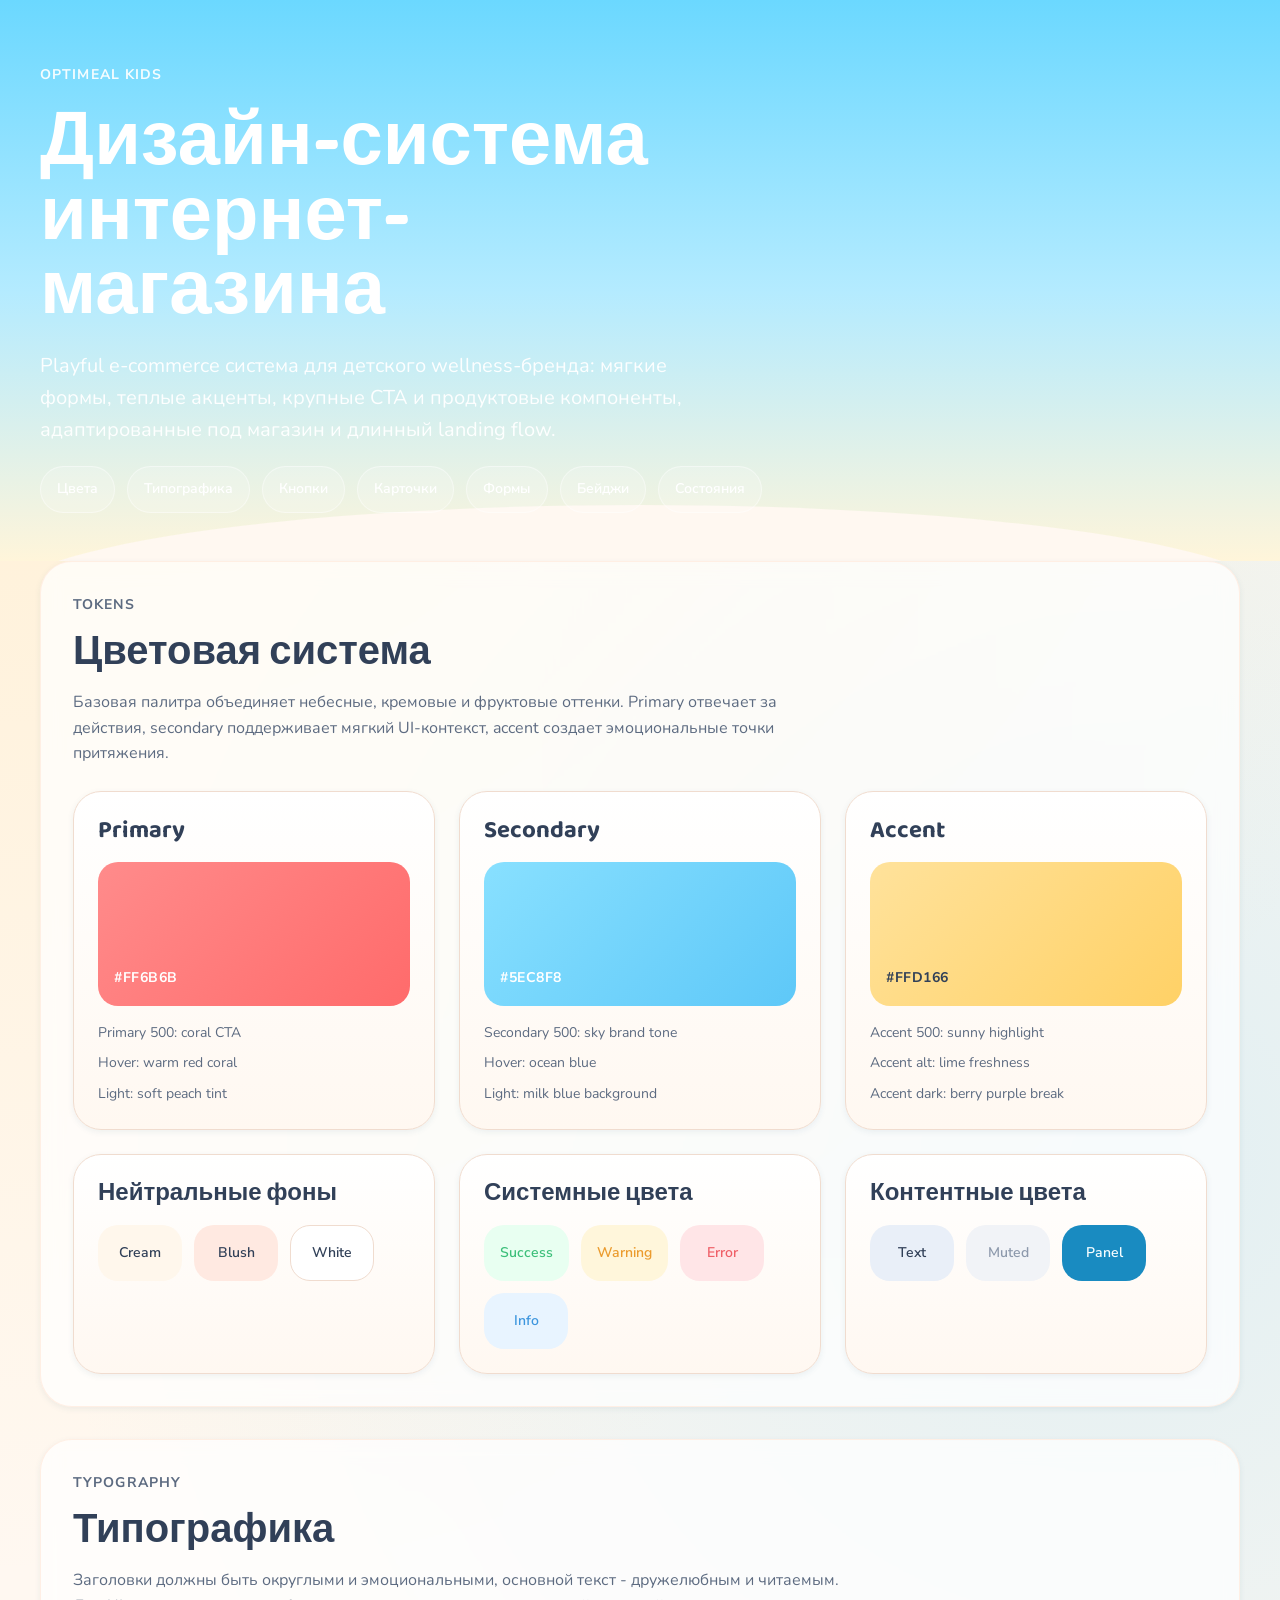
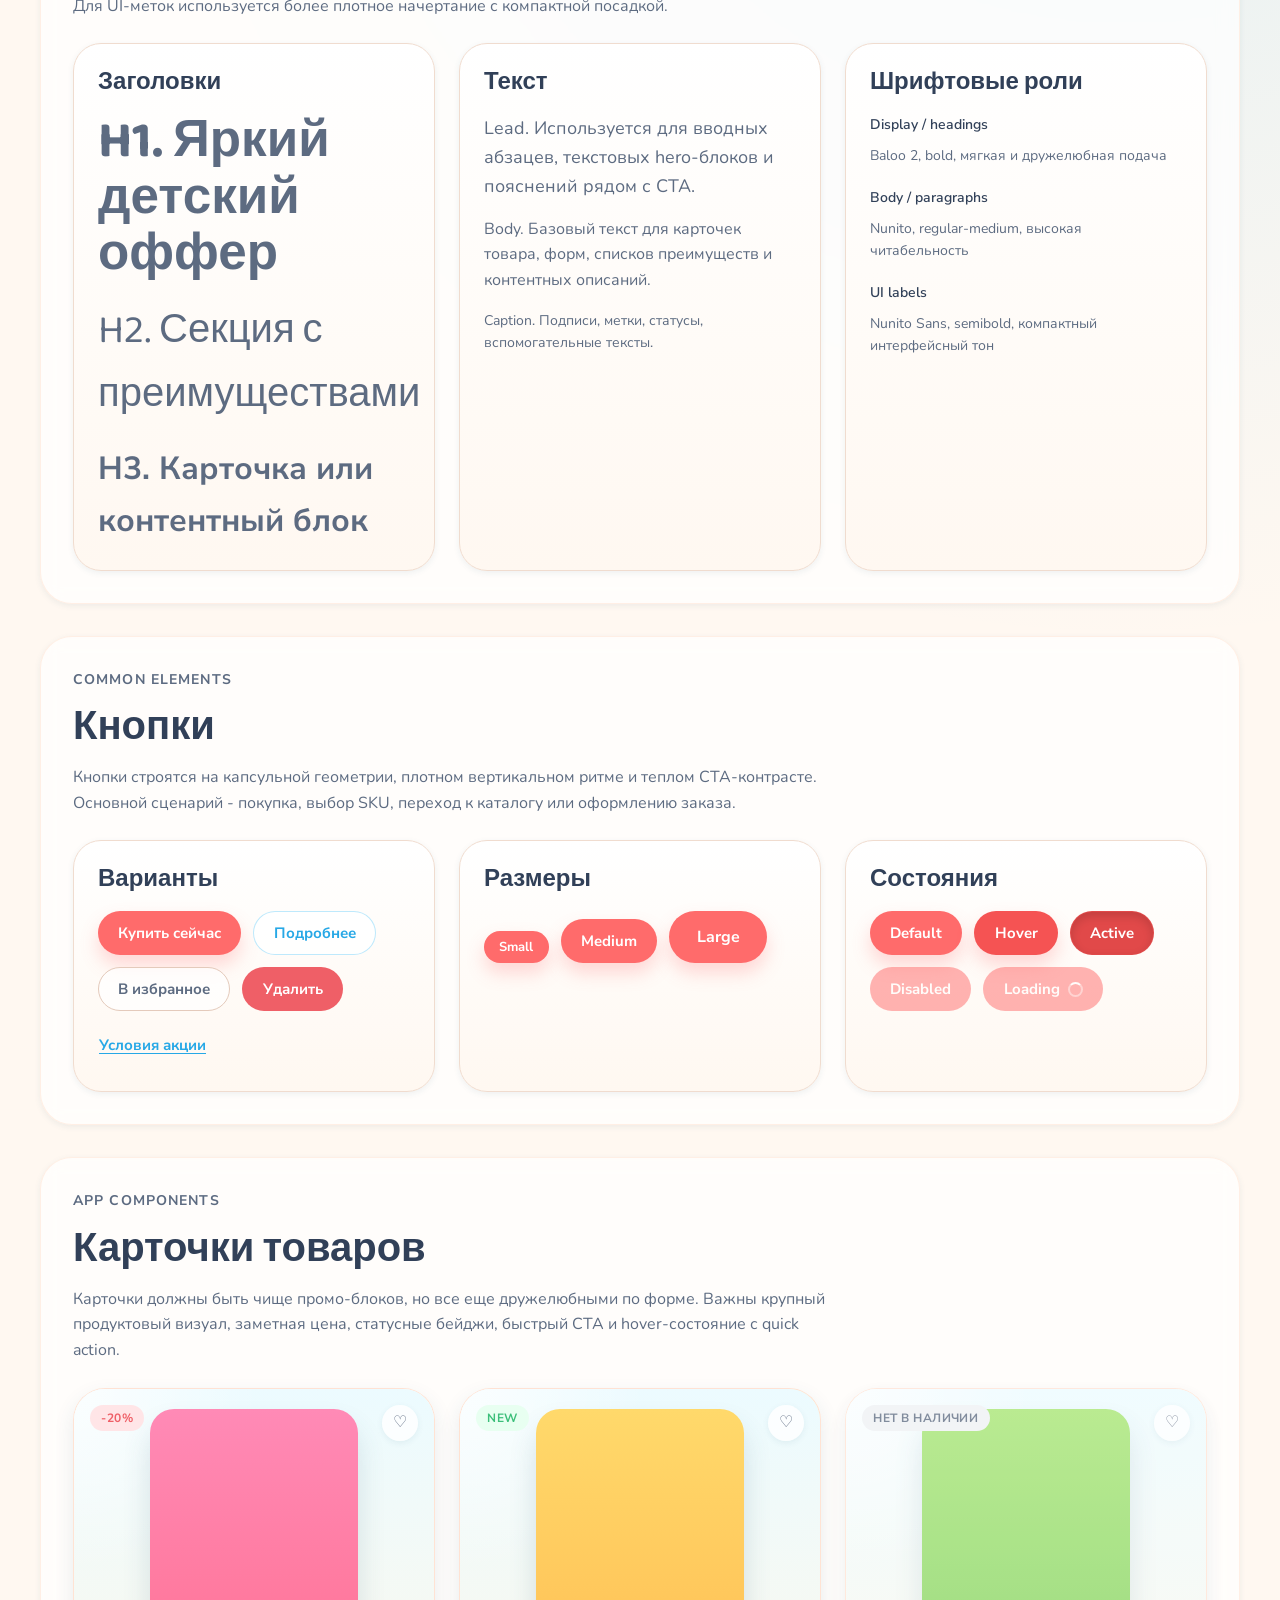
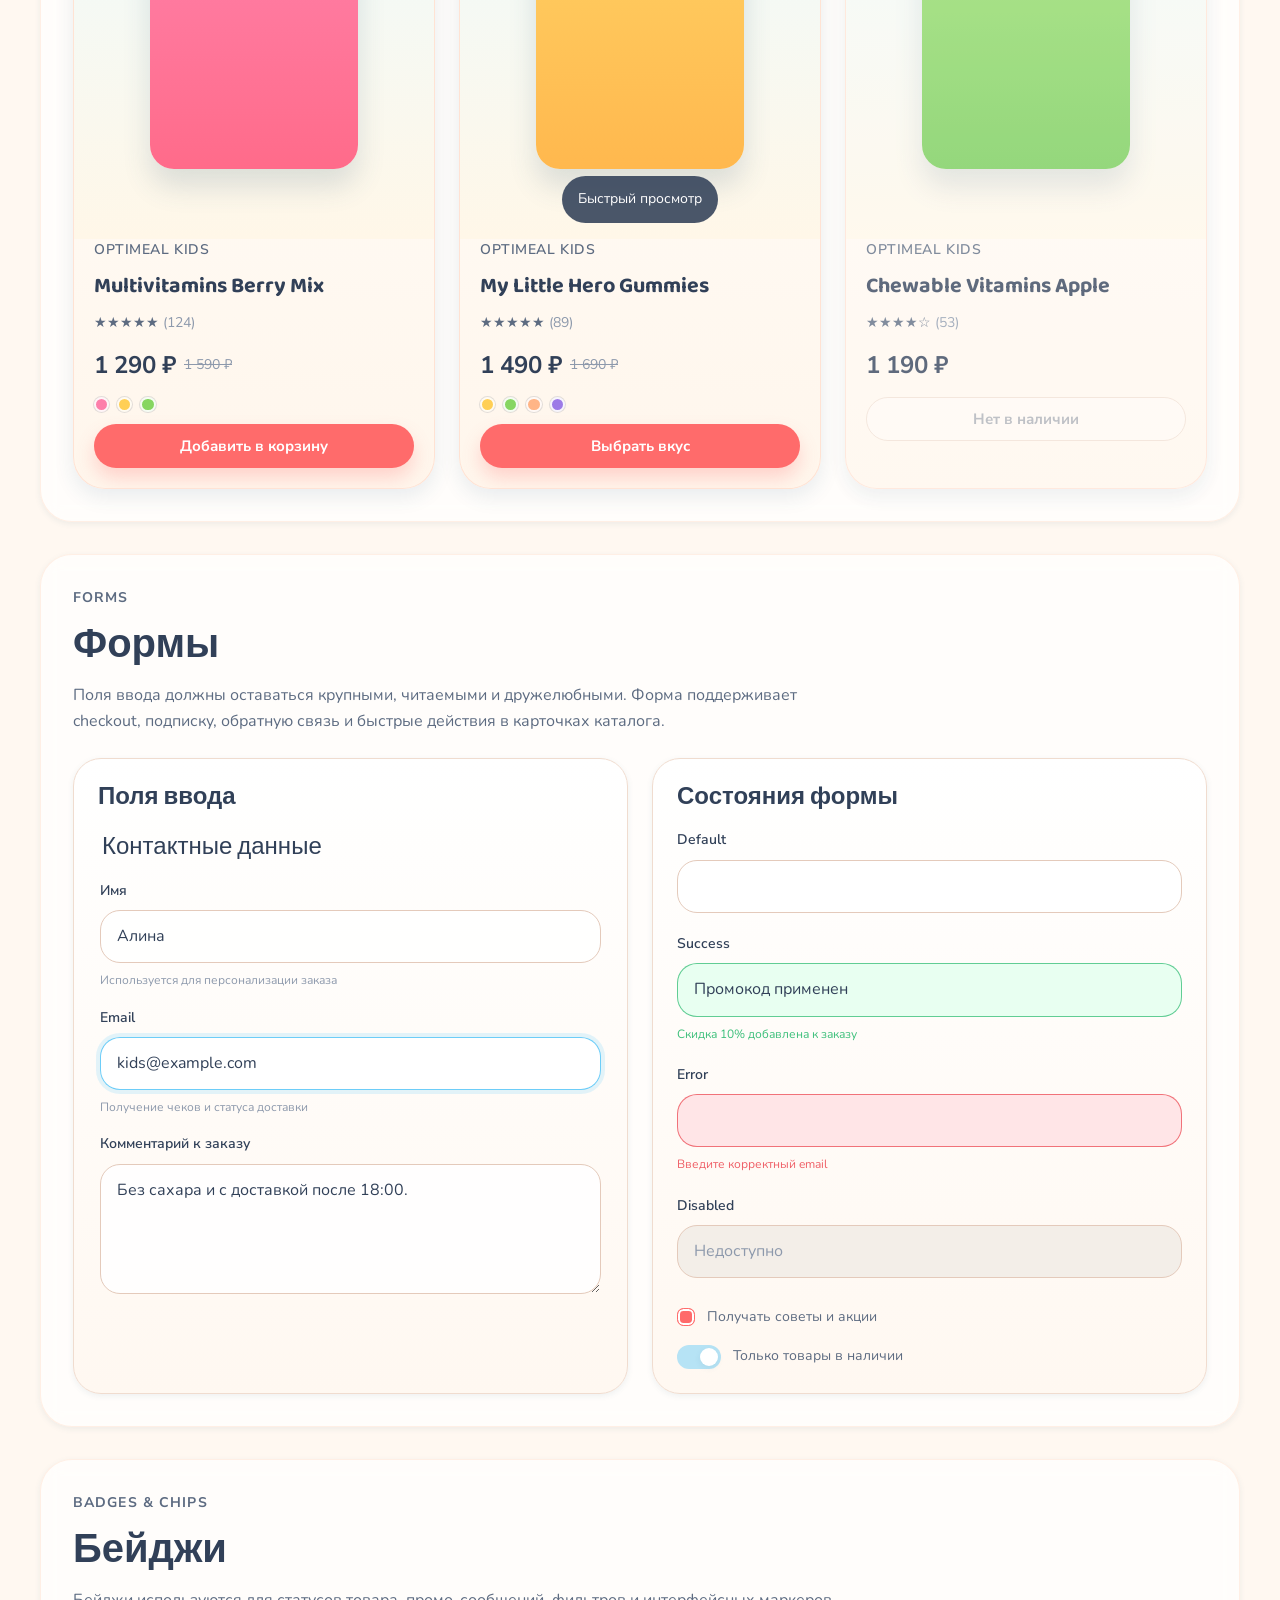
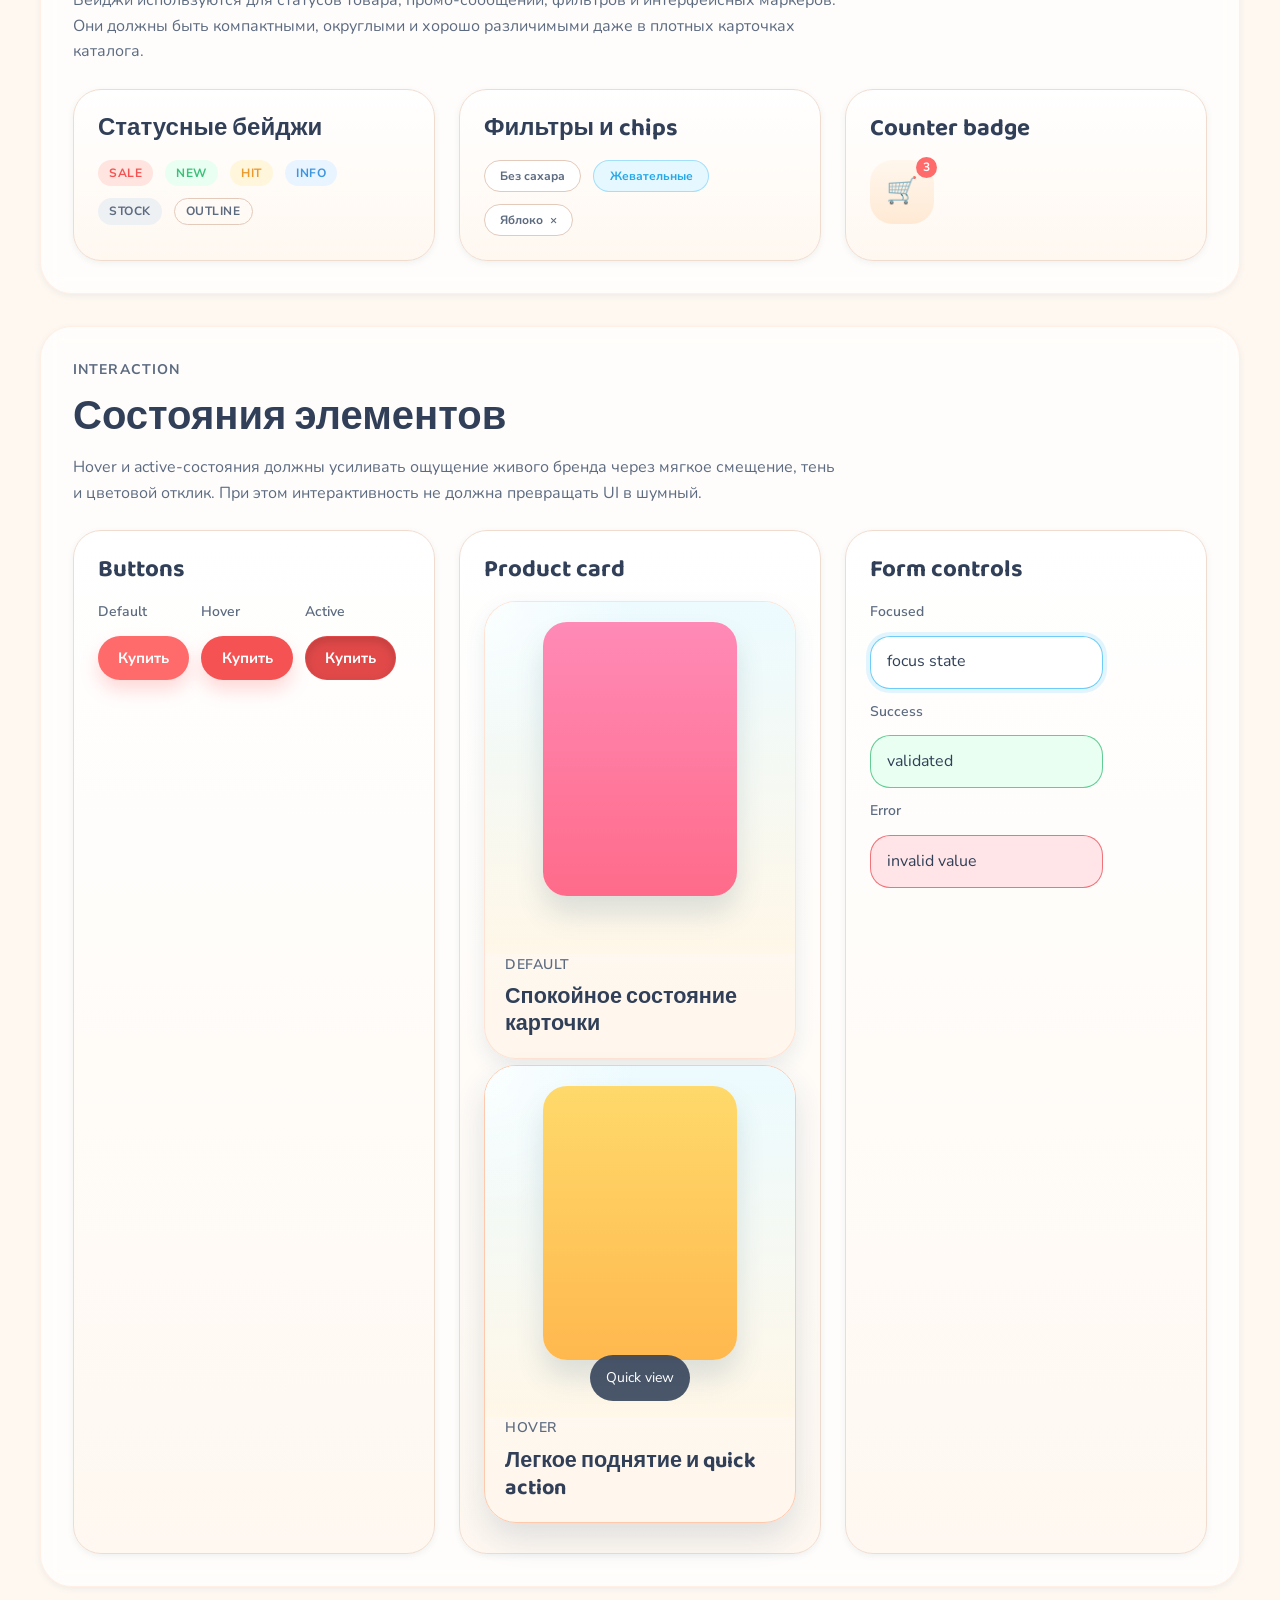
<file: docs/design-system/public/design-system.html>
<!DOCTYPE html>
<html lang="ru">
<head>
  <meta charset="UTF-8">
  <meta name="viewport" content="width=device-width, initial-scale=1.0">
  <meta name="description" content="Дизайн-система интернет-магазина OptiMeal KIDS: цвета, типографика, кнопки, карточки товаров, формы, бейджи и состояния элементов.">
  <title>Design System - OptiMeal KIDS</title>
  <link rel="preconnect" href="https://fonts.googleapis.com">
  <link rel="preconnect" href="https://fonts.gstatic.com" crossorigin>
  <link href="https://fonts.googleapis.com/css2?family=Baloo+2:wght@400;500;600;700&family=Nunito:wght@400;500;600;700&family=Nunito+Sans:wght@600;700&display=swap" rel="stylesheet">
  <link rel="stylesheet" href="./assets/css/main.css">
</head>
<body>
  <a class="sr-only" href="#main-content">Перейти к содержимому</a>

  <header class="design-system-page__hero">
    <div class="design-system-page__hero-inner">
      <p class="design-system-page__eyebrow">OptiMeal KIDS</p>
      <h1 class="design-system-page__title">Дизайн-система интернет-магазина</h1>
      <p class="design-system-page__lead">
        Playful e-commerce система для детского wellness-бренда: мягкие формы, теплые акценты,
        крупные CTA и продуктовые компоненты, адаптированные под магазин и длинный landing flow.
      </p>

      <nav class="page-nav" aria-label="Навигация по дизайн-системе">
        <a class="page-nav__link" href="#colors">Цвета</a>
        <a class="page-nav__link" href="#typography">Типографика</a>
        <a class="page-nav__link" href="#buttons">Кнопки</a>
        <a class="page-nav__link" href="#product-cards">Карточки</a>
        <a class="page-nav__link" href="#forms">Формы</a>
        <a class="page-nav__link" href="#badges">Бейджи</a>
        <a class="page-nav__link" href="#states">Состояния</a>
      </nav>
    </div>
  </header>

  <main id="main-content" class="design-system-page">
    <section id="colors" class="design-system-section">
      <div class="design-system-section__heading">
        <p class="design-system-section__eyebrow">Tokens</p>
        <h2>Цветовая система</h2>
        <p>
          Базовая палитра объединяет небесные, кремовые и фруктовые оттенки. Primary отвечает за действия,
          secondary поддерживает мягкий UI-контекст, accent создает эмоциональные точки притяжения.
        </p>
      </div>

      <div class="token-grid">
        <article class="token-card">
          <h3>Primary</h3>
          <div class="token-swatch token-swatch--primary">#FF6B6B</div>
          <ul class="token-card__list">
            <li>Primary 500: coral CTA</li>
            <li>Hover: warm red coral</li>
            <li>Light: soft peach tint</li>
          </ul>
        </article>

        <article class="token-card">
          <h3>Secondary</h3>
          <div class="token-swatch token-swatch--secondary">#5EC8F8</div>
          <ul class="token-card__list">
            <li>Secondary 500: sky brand tone</li>
            <li>Hover: ocean blue</li>
            <li>Light: milk blue background</li>
          </ul>
        </article>

        <article class="token-card">
          <h3>Accent</h3>
          <div class="token-swatch token-swatch--accent">#FFD166</div>
          <ul class="token-card__list">
            <li>Accent 500: sunny highlight</li>
            <li>Accent alt: lime freshness</li>
            <li>Accent dark: berry purple break</li>
          </ul>
        </article>
      </div>

      <div class="token-grid token-grid--dense">
        <article class="token-card">
          <h3>Нейтральные фоны</h3>
          <div class="palette-row">
            <span class="palette-row__item palette-row__item--cream">Cream</span>
            <span class="palette-row__item palette-row__item--blush">Blush</span>
            <span class="palette-row__item palette-row__item--white">White</span>
          </div>
        </article>

        <article class="token-card">
          <h3>Системные цвета</h3>
          <div class="palette-row">
            <span class="palette-row__item palette-row__item--success">Success</span>
            <span class="palette-row__item palette-row__item--warning">Warning</span>
            <span class="palette-row__item palette-row__item--error">Error</span>
            <span class="palette-row__item palette-row__item--info">Info</span>
          </div>
        </article>

        <article class="token-card">
          <h3>Контентные цвета</h3>
          <div class="palette-row">
            <span class="palette-row__item palette-row__item--text">Text</span>
            <span class="palette-row__item palette-row__item--muted">Muted</span>
            <span class="palette-row__item palette-row__item--panel">Panel</span>
          </div>
        </article>
      </div>
    </section>

    <section id="typography" class="design-system-section">
      <div class="design-system-section__heading">
        <p class="design-system-section__eyebrow">Typography</p>
        <h2>Типографика</h2>
        <p>
          Заголовки должны быть округлыми и эмоциональными, основной текст - дружелюбным и читаемым.
          Для UI-меток используется более плотное начертание с компактной посадкой.
        </p>
      </div>

      <div class="type-grid">
        <article class="token-card">
          <h3>Заголовки</h3>
          <p class="type-sample type-sample--display">H1. Яркий детский оффер</p>
          <p class="type-sample type-sample--h2">H2. Секция с преимуществами</p>
          <p class="type-sample type-sample--h3">H3. Карточка или контентный блок</p>
        </article>

        <article class="token-card">
          <h3>Текст</h3>
          <p class="type-sample type-sample--lead">
            Lead. Используется для вводных абзацев, текстовых hero-блоков и пояснений рядом с CTA.
          </p>
          <p class="type-sample type-sample--body">
            Body. Базовый текст для карточек товара, форм, списков преимуществ и контентных описаний.
          </p>
          <p class="type-sample type-sample--caption">
            Caption. Подписи, метки, статусы, вспомогательные тексты.
          </p>
        </article>

        <article class="token-card">
          <h3>Шрифтовые роли</h3>
          <dl class="token-card__meta">
            <dt>Display / headings</dt>
            <dd>Baloo 2, bold, мягкая и дружелюбная подача</dd>
            <dt>Body / paragraphs</dt>
            <dd>Nunito, regular-medium, высокая читабельность</dd>
            <dt>UI labels</dt>
            <dd>Nunito Sans, semibold, компактный интерфейсный тон</dd>
          </dl>
        </article>
      </div>
    </section>

    <section id="buttons" class="design-system-section">
      <div class="design-system-section__heading">
        <p class="design-system-section__eyebrow">Common Elements</p>
        <h2>Кнопки</h2>
        <p>
          Кнопки строятся на капсульной геометрии, плотном вертикальном ритме и теплом CTA-контрасте.
          Основной сценарий - покупка, выбор SKU, переход к каталогу или оформлению заказа.
        </p>
      </div>

      <div class="component-showcase">
        <article class="showcase-card">
          <h3>Варианты</h3>
          <div class="button-row">
            <button class="button button--primary button--medium" type="button">Купить сейчас</button>
            <button class="button button--secondary button--medium" type="button">Подробнее</button>
            <button class="button button--ghost button--medium" type="button">В избранное</button>
            <button class="button button--danger button--medium" type="button">Удалить</button>
            <button class="button button--link button--medium" type="button">Условия акции</button>
          </div>
        </article>

        <article class="showcase-card">
          <h3>Размеры</h3>
          <div class="button-row button-row--align-end">
            <button class="button button--primary button--small" type="button">Small</button>
            <button class="button button--primary button--medium" type="button">Medium</button>
            <button class="button button--primary button--large" type="button">Large</button>
          </div>
        </article>

        <article class="showcase-card">
          <h3>Состояния</h3>
          <div class="button-row">
            <button class="button button--primary button--medium" type="button">Default</button>
            <button class="button button--primary button--medium button--state-hover" type="button">Hover</button>
            <button class="button button--primary button--medium button--state-active" type="button">Active</button>
            <button class="button button--primary button--medium" type="button" disabled>Disabled</button>
            <button class="button button--primary button--medium button--loading" type="button" aria-disabled="true">Loading</button>
          </div>
        </article>
      </div>
    </section>

    <section id="product-cards" class="design-system-section">
      <div class="design-system-section__heading">
        <p class="design-system-section__eyebrow">App Components</p>
        <h2>Карточки товаров</h2>
        <p>
          Карточки должны быть чище промо-блоков, но все еще дружелюбными по форме. Важны крупный продуктовый
          визуал, заметная цена, статусные бейджи, быстрый CTA и hover-состояние с quick action.
        </p>
      </div>

      <div class="product-grid">
        <article class="product-card">
          <div class="product-card__media">
            <span class="badge badge--sale">-20%</span>
            <button class="product-card__wish" type="button" aria-label="Добавить в избранное">♡</button>
            <div class="product-card__pack product-card__pack--berry" aria-hidden="true"></div>
          </div>
          <div class="product-card__body">
            <p class="product-card__brand">OptiMeal KIDS</p>
            <h3 class="product-card__title">Multivitamins Berry Mix</h3>
            <p class="product-card__rating" aria-label="Рейтинг 4.8 из 5">★★★★★ <span>(124)</span></p>
            <div class="product-card__price">
              <strong class="product-card__price-current">1 290 ₽</strong>
              <span class="product-card__price-old">1 590 ₽</span>
            </div>
            <div class="product-card__variants" aria-label="Варианты вкусов">
              <span class="product-card__variant product-card__variant--berry"></span>
              <span class="product-card__variant product-card__variant--banana"></span>
              <span class="product-card__variant product-card__variant--apple"></span>
            </div>
            <button class="button button--primary button--medium button--full" type="button">Добавить в корзину</button>
          </div>
        </article>

        <article class="product-card product-card--featured">
          <div class="product-card__media">
            <span class="badge badge--new">new</span>
            <button class="product-card__wish" type="button" aria-label="Добавить в избранное">♡</button>
            <button class="product-card__quick" type="button">Быстрый просмотр</button>
            <div class="product-card__pack product-card__pack--banana" aria-hidden="true"></div>
          </div>
          <div class="product-card__body">
            <p class="product-card__brand">OptiMeal KIDS</p>
            <h3 class="product-card__title">My Little Hero Gummies</h3>
            <p class="product-card__rating" aria-label="Рейтинг 5 из 5">★★★★★ <span>(89)</span></p>
            <div class="product-card__price">
              <strong class="product-card__price-current">1 490 ₽</strong>
              <span class="product-card__price-old">1 690 ₽</span>
            </div>
            <div class="product-card__variants" aria-label="Варианты вкусов">
              <span class="product-card__variant product-card__variant--banana"></span>
              <span class="product-card__variant product-card__variant--apple"></span>
              <span class="product-card__variant product-card__variant--peach"></span>
              <span class="product-card__variant product-card__variant--grape"></span>
            </div>
            <button class="button button--primary button--medium button--full" type="button">Выбрать вкус</button>
          </div>
        </article>

        <article class="product-card product-card--out-of-stock">
          <div class="product-card__media">
            <span class="badge badge--neutral">нет в наличии</span>
            <button class="product-card__wish" type="button" aria-label="Добавить в избранное">♡</button>
            <div class="product-card__pack product-card__pack--apple" aria-hidden="true"></div>
          </div>
          <div class="product-card__body">
            <p class="product-card__brand">OptiMeal KIDS</p>
            <h3 class="product-card__title">Chewable Vitamins Apple</h3>
            <p class="product-card__rating" aria-label="Рейтинг 4.6 из 5">★★★★☆ <span>(53)</span></p>
            <div class="product-card__price">
              <strong class="product-card__price-current">1 190 ₽</strong>
            </div>
            <button class="button button--ghost button--medium button--full" type="button" disabled>Нет в наличии</button>
          </div>
        </article>
      </div>
    </section>

    <section id="forms" class="design-system-section">
      <div class="design-system-section__heading">
        <p class="design-system-section__eyebrow">Forms</p>
        <h2>Формы</h2>
        <p>
          Поля ввода должны оставаться крупными, читаемыми и дружелюбными. Форма поддерживает checkout,
          подписку, обратную связь и быстрые действия в карточках каталога.
        </p>
      </div>

      <div class="form-layout">
        <article class="showcase-card">
          <h3>Поля ввода</h3>
          <form class="form" action="#" method="post" novalidate>
            <fieldset class="form__group">
              <legend class="form__legend">Контактные данные</legend>

              <div class="form__field">
                <label class="form__label" for="customer-name">Имя</label>
                <input class="form__control" type="text" id="customer-name" name="customer-name" autocomplete="given-name" value="Алина">
                <span class="form__hint" id="customer-name-hint">Используется для персонализации заказа</span>
              </div>

              <div class="form__field">
                <label class="form__label" for="customer-email">Email</label>
                <input class="form__control form__control--focused" type="email" id="customer-email" name="customer-email" autocomplete="email" aria-describedby="customer-email-hint" value="kids@example.com">
                <span class="form__hint" id="customer-email-hint">Получение чеков и статуса доставки</span>
              </div>

              <div class="form__field">
                <label class="form__label" for="customer-comment">Комментарий к заказу</label>
                <textarea class="form__control form__control--textarea" id="customer-comment" name="customer-comment" rows="4">Без сахара и с доставкой после 18:00.</textarea>
              </div>
            </fieldset>
          </form>
        </article>

        <article class="showcase-card">
          <h3>Состояния формы</h3>
          <form class="form" action="#" method="post" novalidate>
            <div class="form__field">
              <label class="form__label" for="state-default">Default</label>
              <input class="form__control" type="text" id="state-default" name="state-default" autocomplete="off">
            </div>

            <div class="form__field">
              <label class="form__label" for="state-success">Success</label>
              <input class="form__control form__control--success" type="text" id="state-success" name="state-success" autocomplete="off" value="Промокод применен">
              <span class="form__success">Скидка 10% добавлена к заказу</span>
            </div>

            <div class="form__field">
              <label class="form__label" for="state-error">Error</label>
              <input class="form__control form__control--error" type="email" id="state-error" name="state-error" autocomplete="email" aria-describedby="state-error-text">
              <span class="form__error" id="state-error-text" role="alert">Введите корректный email</span>
            </div>

            <div class="form__field">
              <label class="form__label" for="state-disabled">Disabled</label>
              <input class="form__control" type="text" id="state-disabled" name="state-disabled" autocomplete="off" disabled value="Недоступно">
            </div>

            <div class="form__controls">
              <label class="choice">
                <input class="choice__input" type="checkbox" checked>
                <span class="choice__control"></span>
                <span class="choice__label">Получать советы и акции</span>
              </label>

              <label class="toggle">
                <input class="toggle__input" type="checkbox" checked>
                <span class="toggle__track"></span>
                <span class="toggle__label">Только товары в наличии</span>
              </label>
            </div>
          </form>
        </article>
      </div>
    </section>

    <section id="badges" class="design-system-section">
      <div class="design-system-section__heading">
        <p class="design-system-section__eyebrow">Badges & Chips</p>
        <h2>Бейджи</h2>
        <p>
          Бейджи используются для статусов товара, промо-сообщений, фильтров и интерфейсных маркеров.
          Они должны быть компактными, округлыми и хорошо различимыми даже в плотных карточках каталога.
        </p>
      </div>

      <div class="component-showcase">
        <article class="showcase-card">
          <h3>Статусные бейджи</h3>
          <div class="badge-row">
            <span class="badge badge--primary">sale</span>
            <span class="badge badge--new">new</span>
            <span class="badge badge--hit">hit</span>
            <span class="badge badge--info">info</span>
            <span class="badge badge--neutral">stock</span>
            <span class="badge badge--outline">outline</span>
          </div>
        </article>

        <article class="showcase-card">
          <h3>Фильтры и chips</h3>
          <div class="badge-row">
            <button class="chip" type="button">Без сахара</button>
            <button class="chip chip--selected" type="button">Жевательные</button>
            <button class="chip chip--removable" type="button">Яблоко <span aria-hidden="true">×</span></button>
          </div>
        </article>

        <article class="showcase-card">
          <h3>Counter badge</h3>
          <div class="counter-example" aria-label="Пример счетчика корзины">
            <span class="counter-example__icon" aria-hidden="true">🛒</span>
            <span class="counter-badge">3</span>
          </div>
        </article>
      </div>
    </section>

    <section id="states" class="design-system-section">
      <div class="design-system-section__heading">
        <p class="design-system-section__eyebrow">Interaction</p>
        <h2>Состояния элементов</h2>
        <p>
          Hover и active-состояния должны усиливать ощущение живого бренда через мягкое смещение,
          тень и цветовой отклик. При этом интерактивность не должна превращать UI в шумный.
        </p>
      </div>

      <div class="state-grid">
        <article class="showcase-card">
          <h3>Buttons</h3>
          <div class="state-samples">
            <div class="state-sample">
              <p class="state-sample__label">Default</p>
              <button class="button button--primary button--medium" type="button">Купить</button>
            </div>
            <div class="state-sample">
              <p class="state-sample__label">Hover</p>
              <button class="button button--primary button--medium button--state-hover" type="button">Купить</button>
            </div>
            <div class="state-sample">
              <p class="state-sample__label">Active</p>
              <button class="button button--primary button--medium button--state-active" type="button">Купить</button>
            </div>
          </div>
        </article>

        <article class="showcase-card">
          <h3>Product card</h3>
          <div class="state-samples state-samples--card">
            <article class="product-card product-card--mini">
              <div class="product-card__media">
                <div class="product-card__pack product-card__pack--berry" aria-hidden="true"></div>
              </div>
              <div class="product-card__body">
                <p class="product-card__brand">Default</p>
                <h4 class="product-card__title">Спокойное состояние карточки</h4>
              </div>
            </article>

            <article class="product-card product-card--mini product-card--hover">
              <div class="product-card__media">
                <button class="product-card__quick" type="button">Quick view</button>
                <div class="product-card__pack product-card__pack--banana" aria-hidden="true"></div>
              </div>
              <div class="product-card__body">
                <p class="product-card__brand">Hover</p>
                <h4 class="product-card__title">Легкое поднятие и quick action</h4>
              </div>
            </article>
          </div>
        </article>

        <article class="showcase-card">
          <h3>Form controls</h3>
          <div class="state-samples">
            <div class="state-sample state-sample--wide">
              <p class="state-sample__label">Focused</p>
              <input class="form__control form__control--focused" type="text" aria-label="Focused input" value="focus state">
            </div>
            <div class="state-sample state-sample--wide">
              <p class="state-sample__label">Success</p>
              <input class="form__control form__control--success" type="text" aria-label="Success input" value="validated">
            </div>
            <div class="state-sample state-sample--wide">
              <p class="state-sample__label">Error</p>
              <input class="form__control form__control--error" type="text" aria-label="Error input" value="invalid value">
            </div>
          </div>
        </article>
      </div>
    </section>
  </main>
</body>
</html>
</file>
<file: assets/css/main.css>
@import url("./base/vars.css");
@import url("./base/reset.css");
@import url("./base/base.css");
@import url("./blocks/button.css");
@import url("./blocks/badge.css");
@import url("./blocks/form.css");
@import url("./blocks/notify.css");
@import url("./blocks/product-card.css");
@import url("./blocks/quantity.css");
@import url("./blocks/site-header.css");
@import url("./blocks/site-footer.css");
@import url("./sections/home.css");
@import url("./sections/pages.css");
</file>
<file: docs/design-system/public/assets/css/main.css>
@import url("./base/vars.css");
@import url("./base/reset.css");
@import url("./base/base.css");
@import url("./blocks/page-nav.css");
@import url("./blocks/token-card.css");
@import url("./blocks/button.css");
@import url("./blocks/product-card.css");
@import url("./blocks/form.css");
@import url("./blocks/badge.css");
@import url("./sections/design-system-page.css");
</file>
